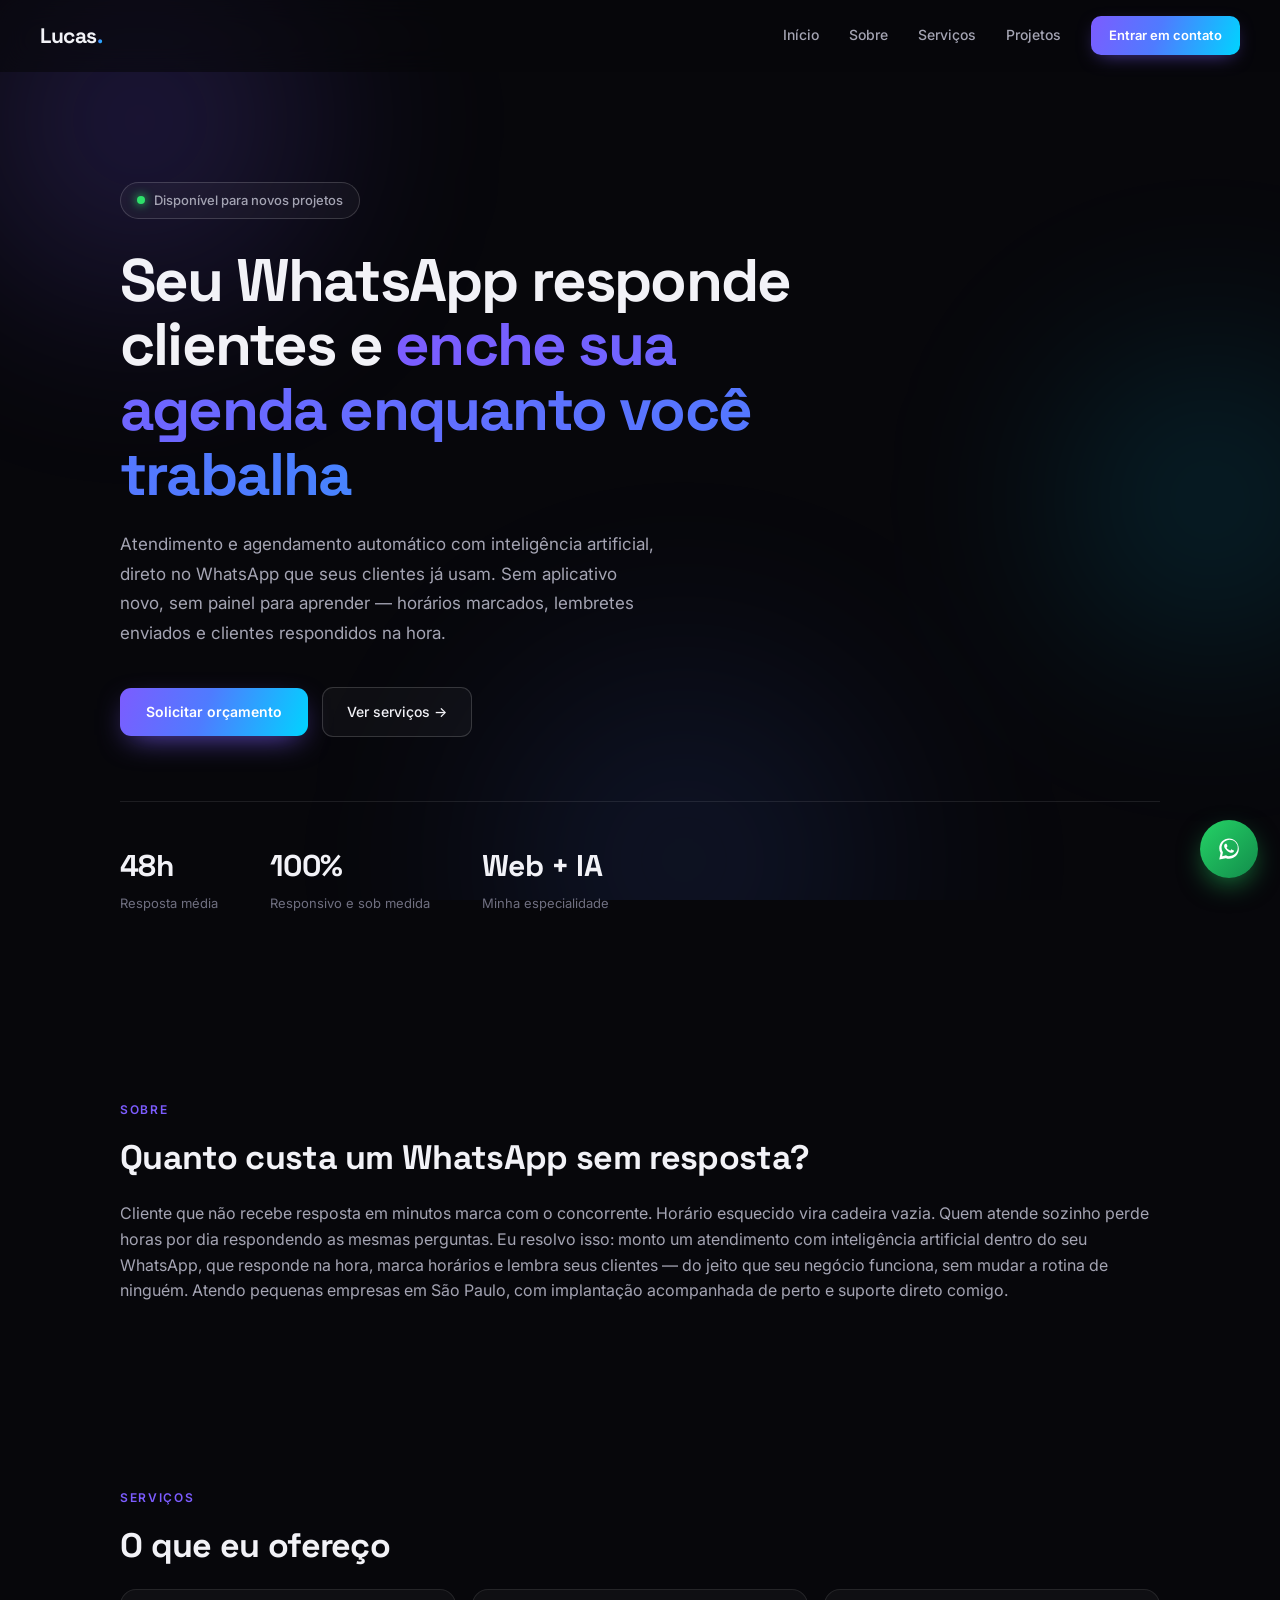
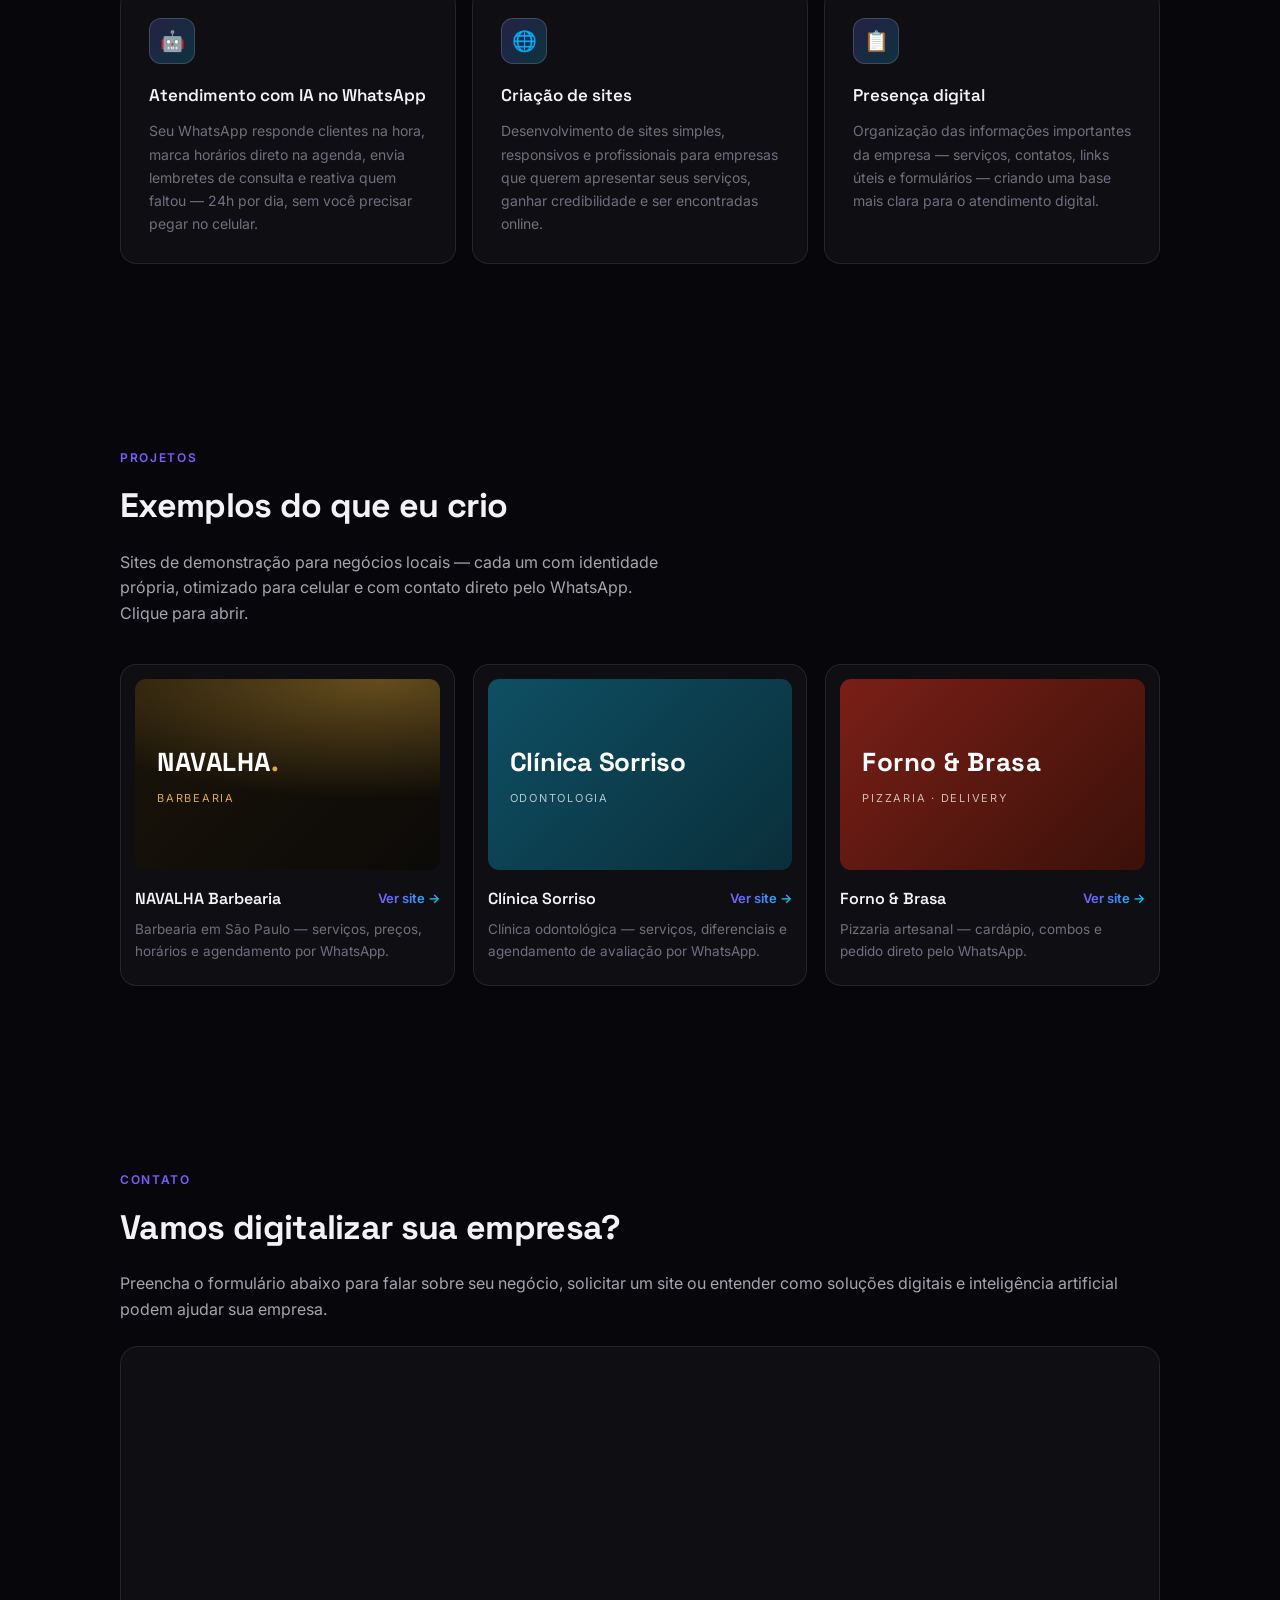
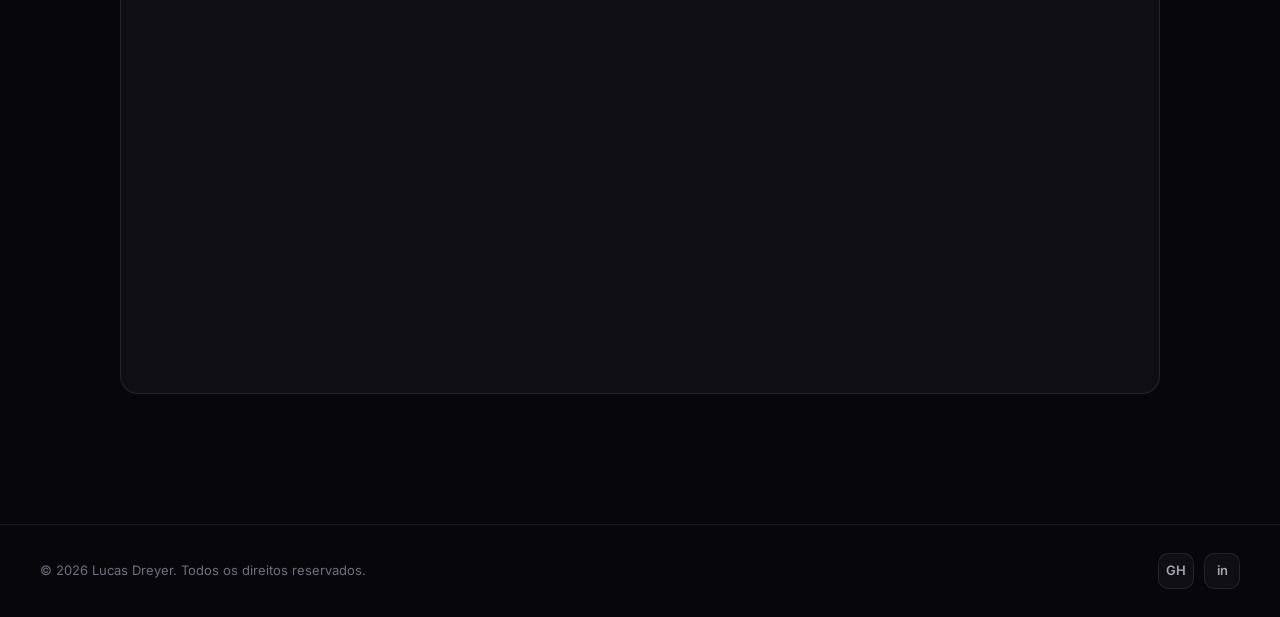
<file: index.html>
<!DOCTYPE html>
<html lang="pt-BR">
<head>
  <meta charset="UTF-8">
  <meta name="viewport" content="width=device-width, initial-scale=1.0">
  <title>Lucas — Atendimento e agendamento automático pelo WhatsApp</title>

  <!-- ===== SEO ===== -->
  <meta name="description" content="Atendimento e agendamento automático pelo WhatsApp para pequenas empresas em São Paulo. Seu WhatsApp responde clientes, marca horários e envia lembretes — enquanto você trabalha.">
  <meta name="author" content="Lucas Dreyer">
  <meta name="theme-color" content="#0a0a0f">

  <!-- ===== Open Graph (preview no WhatsApp / redes) ===== -->
  <meta property="og:type" content="website">
  <meta property="og:title" content="Lucas — Atendimento e agendamento automático pelo WhatsApp">
  <meta property="og:description" content="Seu WhatsApp responde clientes e enche sua agenda enquanto você trabalha. Para pequenas empresas em São Paulo.">
  <meta property="og:locale" content="pt_BR">
  <meta name="twitter:card" content="summary_large_image">

  <!-- ===== Favicon (SVG inline, sem arquivo extra) ===== -->
  <link rel="icon" href="data:image/svg+xml,<svg xmlns='http://www.w3.org/2000/svg' viewBox='0 0 100 100'><defs><linearGradient id='g' x1='0' y1='0' x2='1' y2='1'><stop offset='0' stop-color='%237c5cff'/><stop offset='1' stop-color='%2300d4ff'/></linearGradient></defs><rect width='100' height='100' rx='24' fill='%230a0a0f'/><text x='50' y='72' font-size='64' font-family='Arial' font-weight='bold' fill='url(%23g)' text-anchor='middle'>L</text></svg>">

  <link rel="preconnect" href="https://fonts.googleapis.com">
  <link rel="preconnect" href="https://fonts.gstatic.com" crossorigin>
  <link href="https://fonts.googleapis.com/css2?family=Inter:wght@300;400;500;600;700&family=Space+Grotesk:wght@500;600;700&display=swap" rel="stylesheet">

  <link rel="stylesheet" href="style.css">
</head>

<body>

  <!-- glows de fundo -->
  <div class="bg-glows" aria-hidden="true">
    <span class="glow glow-1"></span>
    <span class="glow glow-2"></span>
    <span class="glow glow-3"></span>
  </div>

  <header>
    <a href="#inicio" class="logo">Lucas<span class="logo-dot">.</span></a>

    <nav id="nav">
      <a href="#inicio">Início</a>
      <a href="#sobre">Sobre</a>
      <a href="#servicos">Serviços</a>
      <a href="#projetos">Projetos</a>
      <a href="#contato" class="hire-btn">Entrar em contato</a>
    </nav>

    <button class="menu-toggle" id="menuToggle" aria-label="Abrir menu" aria-expanded="false">
      <span></span><span></span><span></span>
    </button>
  </header>

  <main>

    <section id="inicio" class="hero">
      <span class="hero-badge reveal">Disponível para novos projetos</span>
      <h1 class="reveal">
        Seu WhatsApp responde clientes e
        <span class="text-gradient">enche sua agenda enquanto você trabalha</span>
      </h1>
      <p class="reveal">
        Atendimento e agendamento automático com inteligência artificial, direto no WhatsApp
        que seus clientes já usam. Sem aplicativo novo, sem painel para aprender — horários
        marcados, lembretes enviados e clientes respondidos na hora.
      </p>

      <div class="hero-cta reveal">
        <a class="button" href="#contato">Solicitar orçamento</a>
        <a class="button-ghost" href="#servicos">Ver serviços →</a>
      </div>

      <div class="hero-stats reveal">
        <div>
          <span class="hero-stat-number">48h</span>
          <span class="hero-stat-label">Resposta média</span>
        </div>
        <div>
          <span class="hero-stat-number">100%</span>
          <span class="hero-stat-label">Responsivo e sob medida</span>
        </div>
        <div>
          <span class="hero-stat-number">Web + IA</span>
          <span class="hero-stat-label">Minha especialidade</span>
        </div>
      </div>
    </section>

    <section id="sobre">
      <span class="section-label reveal">Sobre</span>
      <h2 class="reveal">Quanto custa um WhatsApp sem resposta?</h2>
      <p class="reveal">
        Cliente que não recebe resposta em minutos marca com o concorrente. Horário esquecido vira
        cadeira vazia. Quem atende sozinho perde horas por dia respondendo as mesmas perguntas.
        Eu resolvo isso: monto um atendimento com inteligência artificial dentro do seu WhatsApp,
        que responde na hora, marca horários e lembra seus clientes — do jeito que seu negócio
        funciona, sem mudar a rotina de ninguém. Atendo pequenas empresas em São Paulo, com
        implantação acompanhada de perto e suporte direto comigo.
      </p>
    </section>

    <section id="servicos">
      <span class="section-label reveal">Serviços</span>
      <h2 class="reveal">O que eu ofereço</h2>

      <div class="cards">
        <article class="card reveal">
          <div class="card-icon">🤖</div>
          <h3>Atendimento com IA no WhatsApp</h3>
          <p>
            Seu WhatsApp responde clientes na hora, marca horários direto na agenda, envia lembretes
            de consulta e reativa quem faltou — 24h por dia, sem você precisar pegar no celular.
          </p>
        </article>

        <article class="card reveal">
          <div class="card-icon">🌐</div>
          <h3>Criação de sites</h3>
          <p>
            Desenvolvimento de sites simples, responsivos e profissionais para empresas que querem
            apresentar seus serviços, ganhar credibilidade e ser encontradas online.
          </p>
        </article>

        <article class="card reveal">
          <div class="card-icon">📋</div>
          <h3>Presença digital</h3>
          <p>
            Organização das informações importantes da empresa — serviços, contatos, links úteis
            e formulários — criando uma base mais clara para o atendimento digital.
          </p>
        </article>
      </div>
    </section>

    <section id="projetos">
      <span class="section-label reveal">Projetos</span>
      <h2 class="reveal">Exemplos do que eu crio</h2>
      <p class="reveal projetos-intro">
        Sites de demonstração para negócios locais — cada um com identidade própria, otimizado
        para celular e com contato direto pelo WhatsApp. Clique para abrir.
      </p>

      <div class="projects">
        <a class="project reveal" href="demos/navalha/index.html" target="_blank" rel="noopener">
          <div class="project-thumb thumb-navalha">
            <span class="thumb-name">NAVALHA<i>.</i></span>
            <span class="thumb-cat">Barbearia</span>
          </div>
          <div class="project-meta">
            <h3>NAVALHA Barbearia</h3>
            <span class="project-arrow">Ver site →</span>
          </div>
          <p>Barbearia em São Paulo — serviços, preços, horários e agendamento por WhatsApp.</p>
        </a>

        <a class="project reveal" href="demos/clinica/index.html" target="_blank" rel="noopener">
          <div class="project-thumb thumb-clinica">
            <span class="thumb-name">Clínica Sorriso</span>
            <span class="thumb-cat">Odontologia</span>
          </div>
          <div class="project-meta">
            <h3>Clínica Sorriso</h3>
            <span class="project-arrow">Ver site →</span>
          </div>
          <p>Clínica odontológica — serviços, diferenciais e agendamento de avaliação por WhatsApp.</p>
        </a>

        <a class="project reveal" href="demos/pizzaria/index.html" target="_blank" rel="noopener">
          <div class="project-thumb thumb-pizza">
            <span class="thumb-name">Forno &amp; Brasa</span>
            <span class="thumb-cat">Pizzaria · Delivery</span>
          </div>
          <div class="project-meta">
            <h3>Forno &amp; Brasa</h3>
            <span class="project-arrow">Ver site →</span>
          </div>
          <p>Pizzaria artesanal — cardápio, combos e pedido direto pelo WhatsApp.</p>
        </a>
      </div>
    </section>

    <section id="contato">
      <span class="section-label reveal">Contato</span>
      <h2 class="reveal">Vamos digitalizar sua empresa?</h2>
      <p class="reveal">
        Preencha o formulário abaixo para falar sobre seu negócio, solicitar um site ou entender como
        soluções digitais e inteligência artificial podem ajudar sua empresa.
      </p>

      <div class="form-box reveal">
        <iframe
          data-tally-src="https://tally.so/embed/J9XOLr?alignLeft=1&hideTitle=1&transparentBackground=1&dynamicHeight=1"
          loading="lazy"
          width="100%"
          height="566"
          frameborder="0"
          marginheight="0"
          marginwidth="0"
          title="Formulário de Contato">
        </iframe>

        <script>
          var d = document;
          var w = "https://tally.so/widgets/embed.js";

          var v = function () {
            if (typeof Tally !== "undefined") {
              Tally.loadEmbeds();
            } else {
              d.querySelectorAll("iframe[data-tally-src]:not([src])").forEach(function (e) {
                e.src = e.dataset.tallySrc;
              });
            }
          };

          if (typeof Tally !== "undefined") {
            v();
          } else if (d.querySelector('script[src="' + w + '"]') == null) {
            var s = d.createElement("script");
            s.src = w;
            s.onload = v;
            s.onerror = v;
            d.body.appendChild(s);
          }
        </script>
      </div>
    </section>

  </main>

  <footer>
    <p>&copy; 2026 Lucas Dreyer. Todos os direitos reservados.</p>
    <div class="social-links">
      <a class="social-link" href="https://github.com/LUCASDREYER" target="_blank" rel="noopener" aria-label="GitHub">GH</a>
      <a class="social-link" href="https://www.linkedin.com/in/lucas-dreyer-a7a30b20a" target="_blank" rel="noopener" aria-label="LinkedIn">in</a>
    </div>
  </footer>

  <!-- WhatsApp flutuante -->
  <a class="whatsapp-fab" href="https://wa.me/5511994580822?text=Ol%C3%A1%20Lucas!%20Vim%20pelo%20seu%20site%20e%20quero%20um%20or%C3%A7amento."
     target="_blank" rel="noopener" aria-label="Falar no WhatsApp">
    <svg viewBox="0 0 32 32" width="26" height="26" fill="currentColor" aria-hidden="true">
      <path d="M16.04 3C9.4 3 4 8.4 4 15.04c0 2.13.56 4.2 1.62 6.03L4 29l8.13-1.58a12 12 0 0 0 3.9.65h.01c6.64 0 12.04-5.4 12.04-12.04C28.08 8.4 22.68 3 16.04 3Zm0 21.9h-.01c-1.2 0-2.38-.32-3.4-.93l-.24-.14-4.82.94.96-4.7-.16-.25a9.9 9.9 0 0 1-1.52-5.27c0-5.48 4.46-9.94 9.95-9.94 2.66 0 5.16 1.04 7.04 2.92a9.88 9.88 0 0 1 2.9 7.03c0 5.48-4.46 9.94-9.94 9.94Zm5.46-7.44c-.3-.15-1.77-.87-2.04-.97-.27-.1-.47-.15-.67.15-.2.3-.77.97-.94 1.17-.17.2-.35.22-.65.07-.3-.15-1.26-.46-2.4-1.48-.89-.79-1.49-1.77-1.66-2.07-.17-.3-.02-.46.13-.61.13-.13.3-.35.45-.52.15-.17.2-.3.3-.5.1-.2.05-.37-.02-.52-.07-.15-.67-1.62-.92-2.22-.24-.58-.49-.5-.67-.51l-.57-.01c-.2 0-.52.07-.8.37-.27.3-1.04 1.02-1.04 2.48 0 1.46 1.07 2.88 1.22 3.08.15.2 2.1 3.2 5.08 4.49.71.3 1.26.49 1.69.63.71.22 1.36.19 1.87.12.57-.09 1.77-.72 2.02-1.42.25-.7.25-1.3.17-1.42-.07-.13-.27-.2-.57-.35Z"/>
    </svg>
  </a>

  <!-- ===== Interações (scroll reveal + menu mobile) ===== -->
  <script>
    // Scroll reveal
    var io = new IntersectionObserver(function (entries) {
      entries.forEach(function (entry) {
        if (entry.isIntersecting) {
          entry.target.classList.add('is-visible');
          io.unobserve(entry.target);
        }
      });
    }, { threshold: 0.12, rootMargin: '0px 0px -40px 0px' });

    document.querySelectorAll('.reveal').forEach(function (el, i) {
      el.style.transitionDelay = (Math.min(i, 6) * 60) + 'ms';
      io.observe(el);
    });

    // Menu mobile
    var toggle = document.getElementById('menuToggle');
    var nav = document.getElementById('nav');
    toggle.addEventListener('click', function () {
      var open = nav.classList.toggle('open');
      toggle.classList.toggle('open', open);
      toggle.setAttribute('aria-expanded', open);
    });
    nav.querySelectorAll('a').forEach(function (a) {
      a.addEventListener('click', function () {
        nav.classList.remove('open');
        toggle.classList.remove('open');
        toggle.setAttribute('aria-expanded', false);
      });
    });

    // Header com sombra ao rolar
    var header = document.querySelector('header');
    window.addEventListener('scroll', function () {
      header.classList.toggle('scrolled', window.scrollY > 10);
    });
  </script>

</body>
</html>
</file>
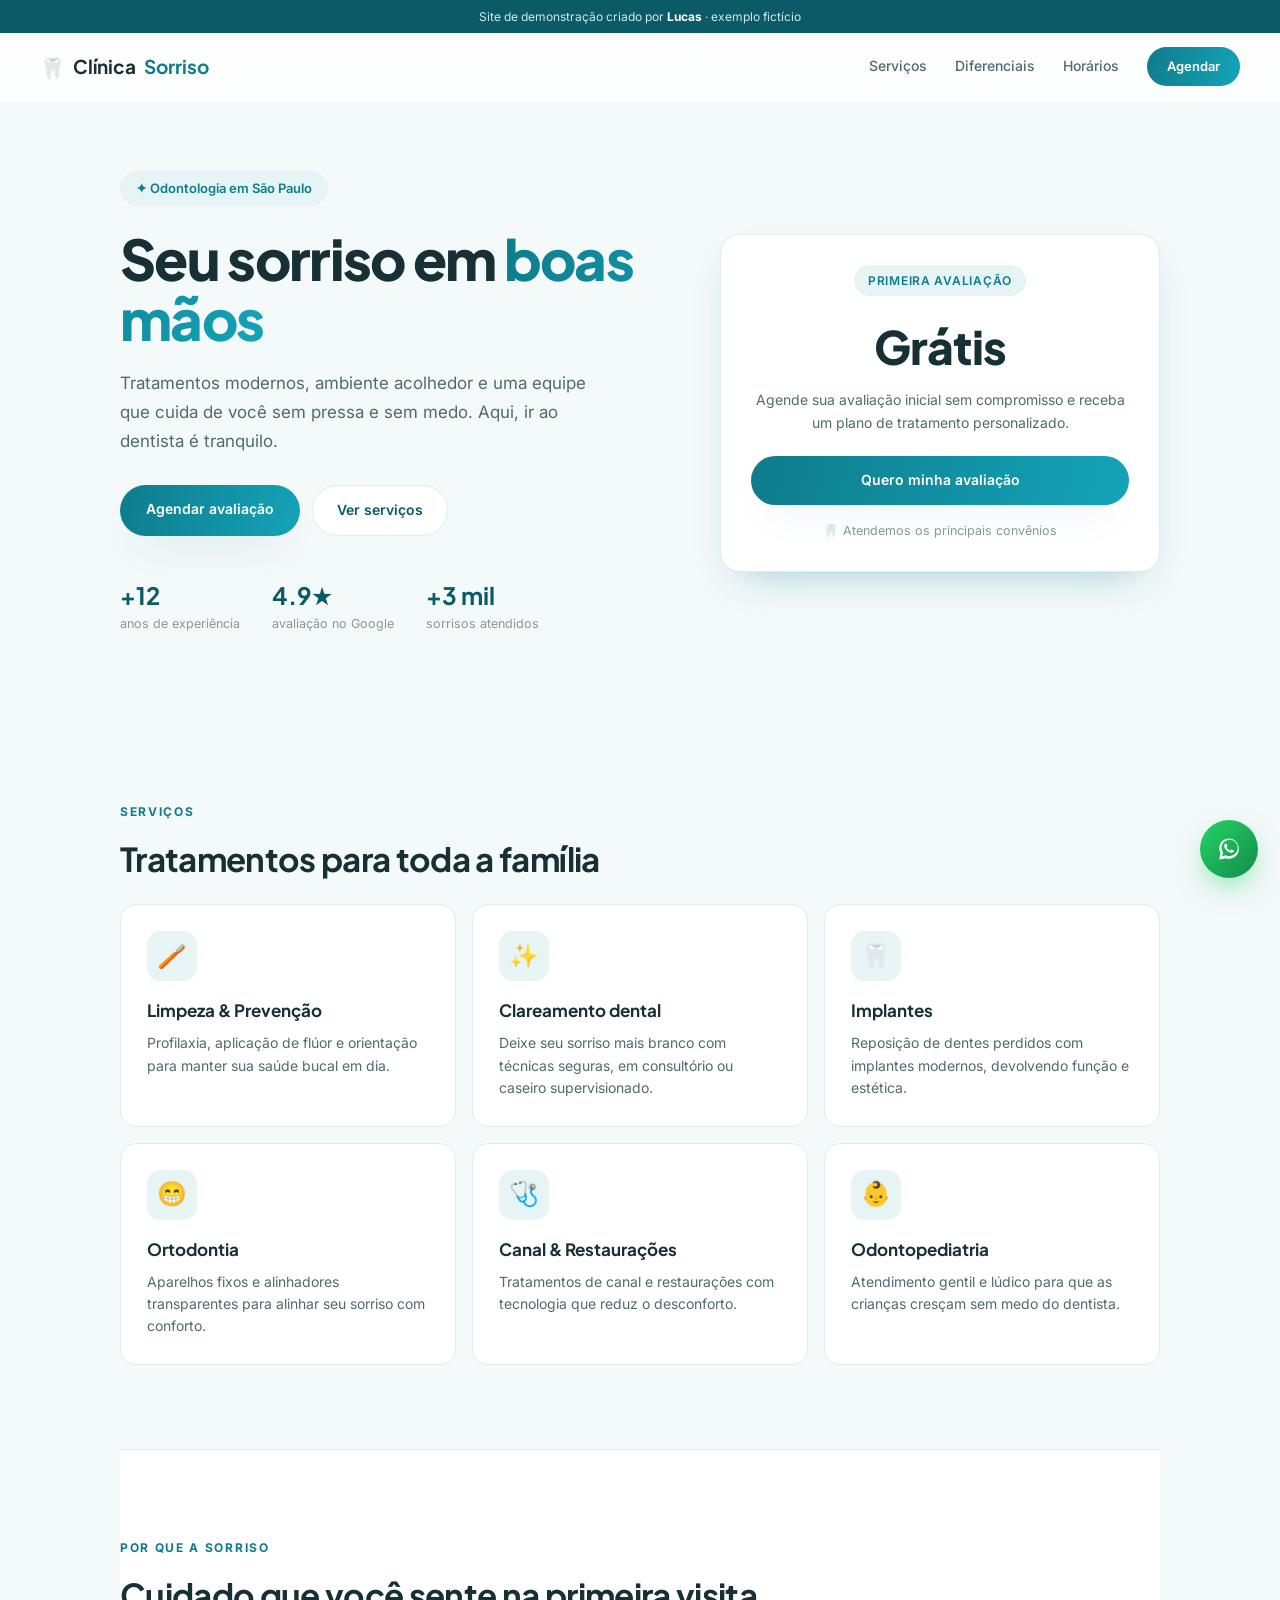
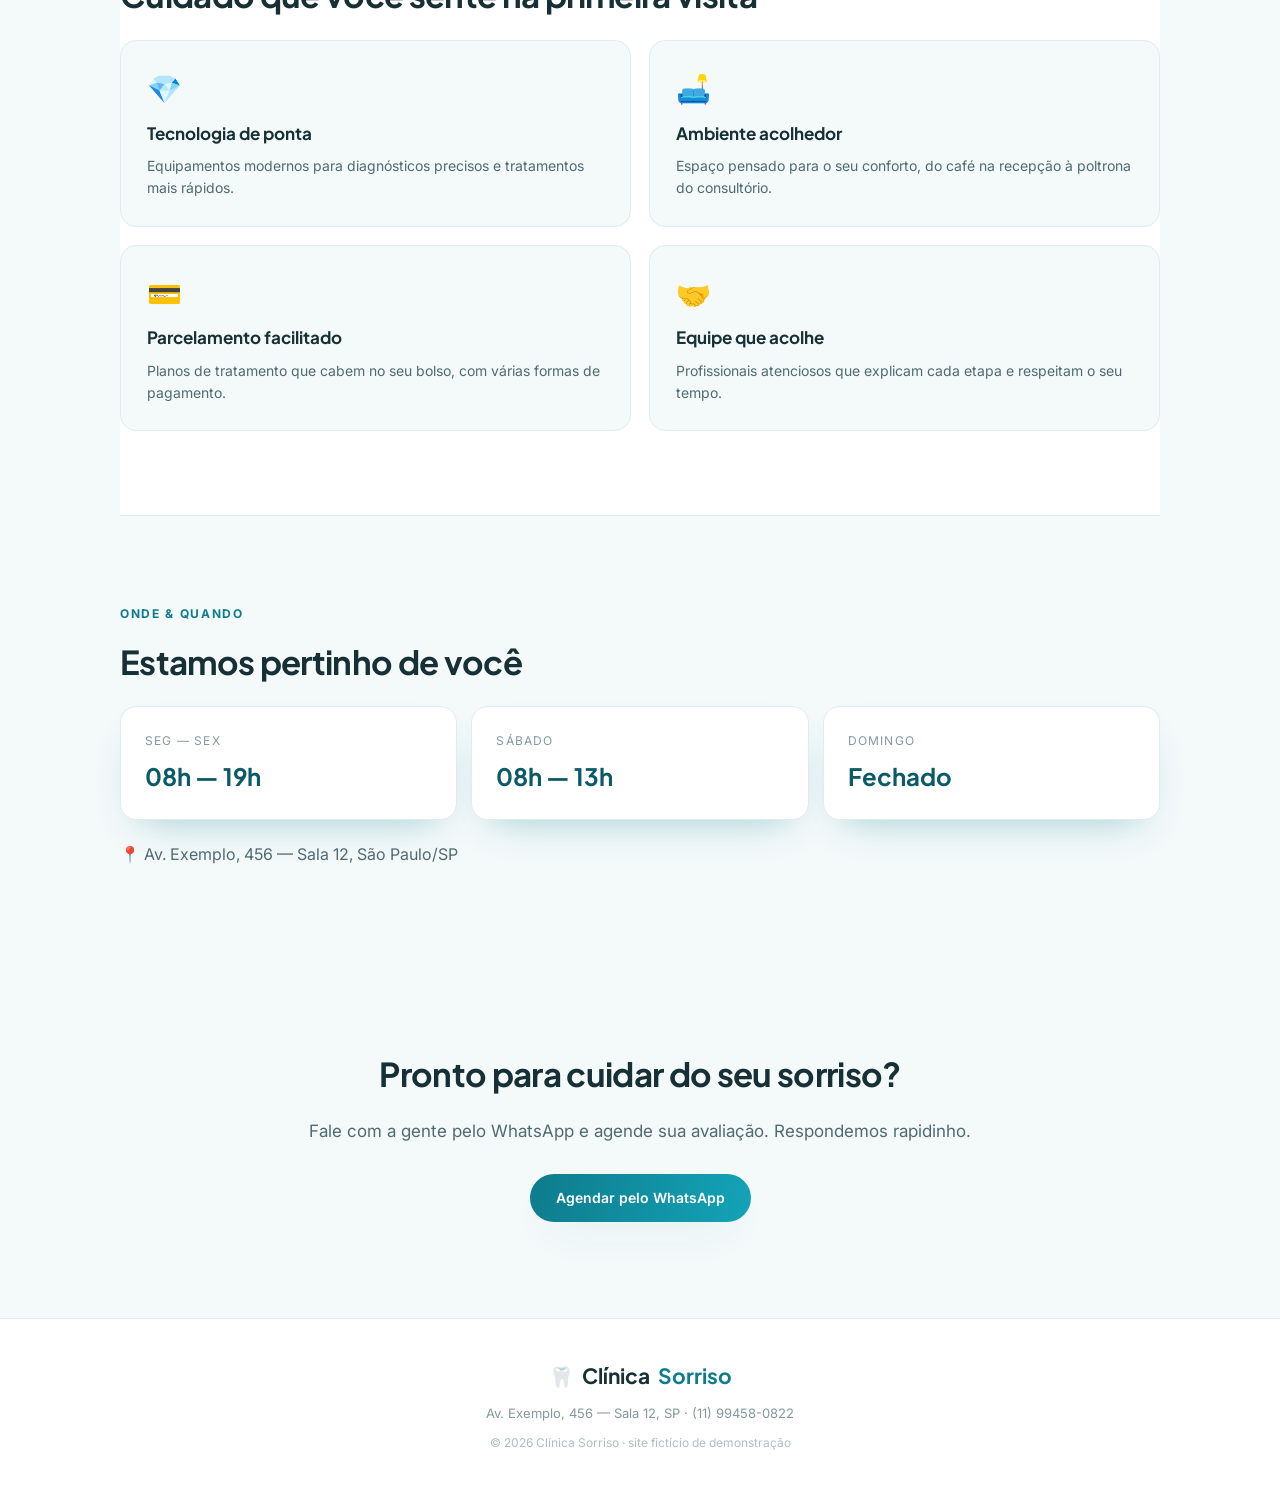
<file: demos/clinica/index.html>
<!DOCTYPE html>
<html lang="pt-BR">
<head>
  <meta charset="UTF-8">
  <meta name="viewport" content="width=device-width, initial-scale=1.0">
  <title>Clínica Sorriso — Odontologia moderna em São Paulo</title>

  <meta name="description" content="Clínica odontológica em São Paulo. Tratamentos modernos, ambiente acolhedor e atendimento sem dor. Agende sua avaliação pelo WhatsApp.">
  <meta name="theme-color" content="#0e7c8c">
  <meta property="og:type" content="website">
  <meta property="og:title" content="Clínica Sorriso — Odontologia">
  <meta property="og:description" content="Cuidado odontológico moderno, acolhedor e sem medo, no coração de São Paulo.">
  <meta property="og:locale" content="pt_BR">

  <link rel="icon" href="data:image/svg+xml,<svg xmlns='http://www.w3.org/2000/svg' viewBox='0 0 100 100'><rect width='100' height='100' rx='22' fill='%230e7c8c'/><text x='50' y='72' font-size='58' text-anchor='middle'>🦷</text></svg>">

  <link rel="preconnect" href="https://fonts.googleapis.com">
  <link rel="preconnect" href="https://fonts.gstatic.com" crossorigin>
  <link href="https://fonts.googleapis.com/css2?family=Inter:wght@400;500;600&family=Plus+Jakarta+Sans:wght@600;700;800&display=swap" rel="stylesheet">

  <link rel="stylesheet" href="style.css">
</head>

<body>

  <div class="demo-bar">
    Site de demonstração criado por <a href="../../index.html">Lucas</a> · exemplo fictício
  </div>

  <header id="topo">
    <a href="#topo" class="logo"><span class="logo-mark">🦷</span> Clínica <strong>Sorriso</strong></a>
    <nav id="nav">
      <a href="#servicos">Serviços</a>
      <a href="#sobre">Diferenciais</a>
      <a href="#horarios">Horários</a>
      <a class="btn-nav" href="https://wa.me/5511994580822?text=Quero%20agendar%20uma%20avalia%C3%A7%C3%A3o%20na%20Cl%C3%ADnica%20Sorriso" target="_blank" rel="noopener">Agendar</a>
    </nav>
    <button class="menu-toggle" id="menuToggle" aria-label="Menu"><span></span><span></span><span></span></button>
  </header>

  <main>

    <section class="hero">
      <div class="hero-text">
        <span class="eyebrow reveal">✦ Odontologia em São Paulo</span>
        <h1 class="reveal">Seu sorriso em <span class="accent">boas mãos</span></h1>
        <p class="reveal">Tratamentos modernos, ambiente acolhedor e uma equipe que cuida de você sem pressa e sem medo. Aqui, ir ao dentista é tranquilo.</p>
        <div class="hero-cta reveal">
          <a class="btn" href="https://wa.me/5511994580822?text=Quero%20agendar%20uma%20avalia%C3%A7%C3%A3o%20na%20Cl%C3%ADnica%20Sorriso" target="_blank" rel="noopener">Agendar avaliação</a>
          <a class="btn-ghost" href="#servicos">Ver serviços</a>
        </div>
        <div class="trust-row reveal">
          <div><strong>+12</strong><span>anos de experiência</span></div>
          <div><strong>4.9★</strong><span>avaliação no Google</span></div>
          <div><strong>+3 mil</strong><span>sorrisos atendidos</span></div>
        </div>
      </div>
      <div class="hero-card reveal">
        <span class="hero-card-badge">Primeira avaliação</span>
        <strong class="hero-card-price">Grátis</strong>
        <p>Agende sua avaliação inicial sem compromisso e receba um plano de tratamento personalizado.</p>
        <a class="btn btn-block" href="https://wa.me/5511994580822?text=Quero%20minha%20avalia%C3%A7%C3%A3o%20gratuita%20na%20Cl%C3%ADnica%20Sorriso" target="_blank" rel="noopener">Quero minha avaliação</a>
        <span class="hero-card-note">🦷 Atendemos os principais convênios</span>
      </div>
    </section>

    <section id="servicos">
      <span class="section-label reveal">Serviços</span>
      <h2 class="reveal">Tratamentos para toda a família</h2>
      <div class="cards">
        <article class="card reveal"><div class="card-icon">🪥</div><h3>Limpeza & Prevenção</h3><p>Profilaxia, aplicação de flúor e orientação para manter sua saúde bucal em dia.</p></article>
        <article class="card reveal"><div class="card-icon">✨</div><h3>Clareamento dental</h3><p>Deixe seu sorriso mais branco com técnicas seguras, em consultório ou caseiro supervisionado.</p></article>
        <article class="card reveal"><div class="card-icon">🦷</div><h3>Implantes</h3><p>Reposição de dentes perdidos com implantes modernos, devolvendo função e estética.</p></article>
        <article class="card reveal"><div class="card-icon">😁</div><h3>Ortodontia</h3><p>Aparelhos fixos e alinhadores transparentes para alinhar seu sorriso com conforto.</p></article>
        <article class="card reveal"><div class="card-icon">🩺</div><h3>Canal & Restaurações</h3><p>Tratamentos de canal e restaurações com tecnologia que reduz o desconforto.</p></article>
        <article class="card reveal"><div class="card-icon">👶</div><h3>Odontopediatria</h3><p>Atendimento gentil e lúdico para que as crianças cresçam sem medo do dentista.</p></article>
      </div>
    </section>

    <section id="sobre" class="sobre">
      <span class="section-label reveal">Por que a Sorriso</span>
      <h2 class="reveal">Cuidado que você sente na primeira visita</h2>
      <div class="diff-grid">
        <div class="diff reveal"><span class="diff-ico">💎</span><h3>Tecnologia de ponta</h3><p>Equipamentos modernos para diagnósticos precisos e tratamentos mais rápidos.</p></div>
        <div class="diff reveal"><span class="diff-ico">🛋️</span><h3>Ambiente acolhedor</h3><p>Espaço pensado para o seu conforto, do café na recepção à poltrona do consultório.</p></div>
        <div class="diff reveal"><span class="diff-ico">💳</span><h3>Parcelamento facilitado</h3><p>Planos de tratamento que cabem no seu bolso, com várias formas de pagamento.</p></div>
        <div class="diff reveal"><span class="diff-ico">🤝</span><h3>Equipe que acolhe</h3><p>Profissionais atenciosos que explicam cada etapa e respeitam o seu tempo.</p></div>
      </div>
    </section>

    <section id="horarios" class="horarios">
      <span class="section-label reveal">Onde & Quando</span>
      <h2 class="reveal">Estamos pertinho de você</h2>
      <div class="horarios-grid">
        <div class="hr reveal"><span>Seg — Sex</span><strong>08h — 19h</strong></div>
        <div class="hr reveal"><span>Sábado</span><strong>08h — 13h</strong></div>
        <div class="hr reveal"><span>Domingo</span><strong>Fechado</strong></div>
      </div>
      <p class="endereco reveal">📍 Av. Exemplo, 456 — Sala 12, São Paulo/SP</p>
    </section>

    <section class="cta-final">
      <h2 class="reveal">Pronto para cuidar do seu sorriso?</h2>
      <p class="reveal">Fale com a gente pelo WhatsApp e agende sua avaliação. Respondemos rapidinho.</p>
      <a class="btn reveal" href="https://wa.me/5511994580822?text=Quero%20agendar%20uma%20avalia%C3%A7%C3%A3o%20na%20Cl%C3%ADnica%20Sorriso" target="_blank" rel="noopener">Agendar pelo WhatsApp</a>
    </section>

  </main>

  <footer>
    <span class="logo"><span class="logo-mark">🦷</span> Clínica <strong>Sorriso</strong></span>
    <p>Av. Exemplo, 456 — Sala 12, SP · (11) 99458-0822</p>
    <p class="rights">© 2026 Clínica Sorriso · site fictício de demonstração</p>
  </footer>

  <a class="wa-fab" href="https://wa.me/5511994580822?text=Quero%20agendar%20uma%20avalia%C3%A7%C3%A3o%20na%20Cl%C3%ADnica%20Sorriso" target="_blank" rel="noopener" aria-label="WhatsApp">
    <svg viewBox="0 0 32 32" width="26" height="26" fill="currentColor"><path d="M16.04 3C9.4 3 4 8.4 4 15.04c0 2.13.56 4.2 1.62 6.03L4 29l8.13-1.58a12 12 0 0 0 3.9.65h.01c6.64 0 12.04-5.4 12.04-12.04C28.08 8.4 22.68 3 16.04 3Zm0 21.9h-.01c-1.2 0-2.38-.32-3.4-.93l-.24-.14-4.82.94.96-4.7-.16-.25a9.9 9.9 0 0 1-1.52-5.27c0-5.48 4.46-9.94 9.95-9.94 2.66 0 5.16 1.04 7.04 2.92a9.88 9.88 0 0 1 2.9 7.03c0 5.48-4.46 9.94-9.94 9.94Zm5.46-7.44c-.3-.15-1.77-.87-2.04-.97-.27-.1-.47-.15-.67.15-.2.3-.77.97-.94 1.17-.17.2-.35.22-.65.07-.3-.15-1.26-.46-2.4-1.48-.89-.79-1.49-1.77-1.66-2.07-.17-.3-.02-.46.13-.61.13-.13.3-.35.45-.52.15-.17.2-.3.3-.5.1-.2.05-.37-.02-.52-.07-.15-.67-1.62-.92-2.22-.24-.58-.49-.5-.67-.51l-.57-.01c-.2 0-.52.07-.8.37-.27.3-1.04 1.02-1.04 2.48 0 1.46 1.07 2.88 1.22 3.08.15.2 2.1 3.2 5.08 4.49.71.3 1.26.49 1.69.63.71.22 1.36.19 1.87.12.57-.09 1.77-.72 2.02-1.42.25-.7.25-1.3.17-1.42-.07-.13-.27-.2-.57-.35Z"/></svg>
  </a>

  <script>
    var io = new IntersectionObserver(function (es) {
      es.forEach(function (e) { if (e.isIntersecting) { e.target.classList.add('is-visible'); io.unobserve(e.target); } });
    }, { threshold: 0.12, rootMargin: '0px 0px -40px 0px' });
    document.querySelectorAll('.reveal').forEach(function (el, i) {
      el.style.transitionDelay = (Math.min(i, 5) * 70) + 'ms'; io.observe(el);
    });
    var t = document.getElementById('menuToggle'), n = document.getElementById('nav');
    t.addEventListener('click', function () { var o = n.classList.toggle('open'); t.classList.toggle('open', o); });
    n.querySelectorAll('a').forEach(function (a) { a.addEventListener('click', function () { n.classList.remove('open'); t.classList.remove('open'); }); });
    addEventListener('scroll', function () { document.querySelector('header').classList.toggle('scrolled', scrollY > 10); });
  </script>

</body>
</html>
</file>
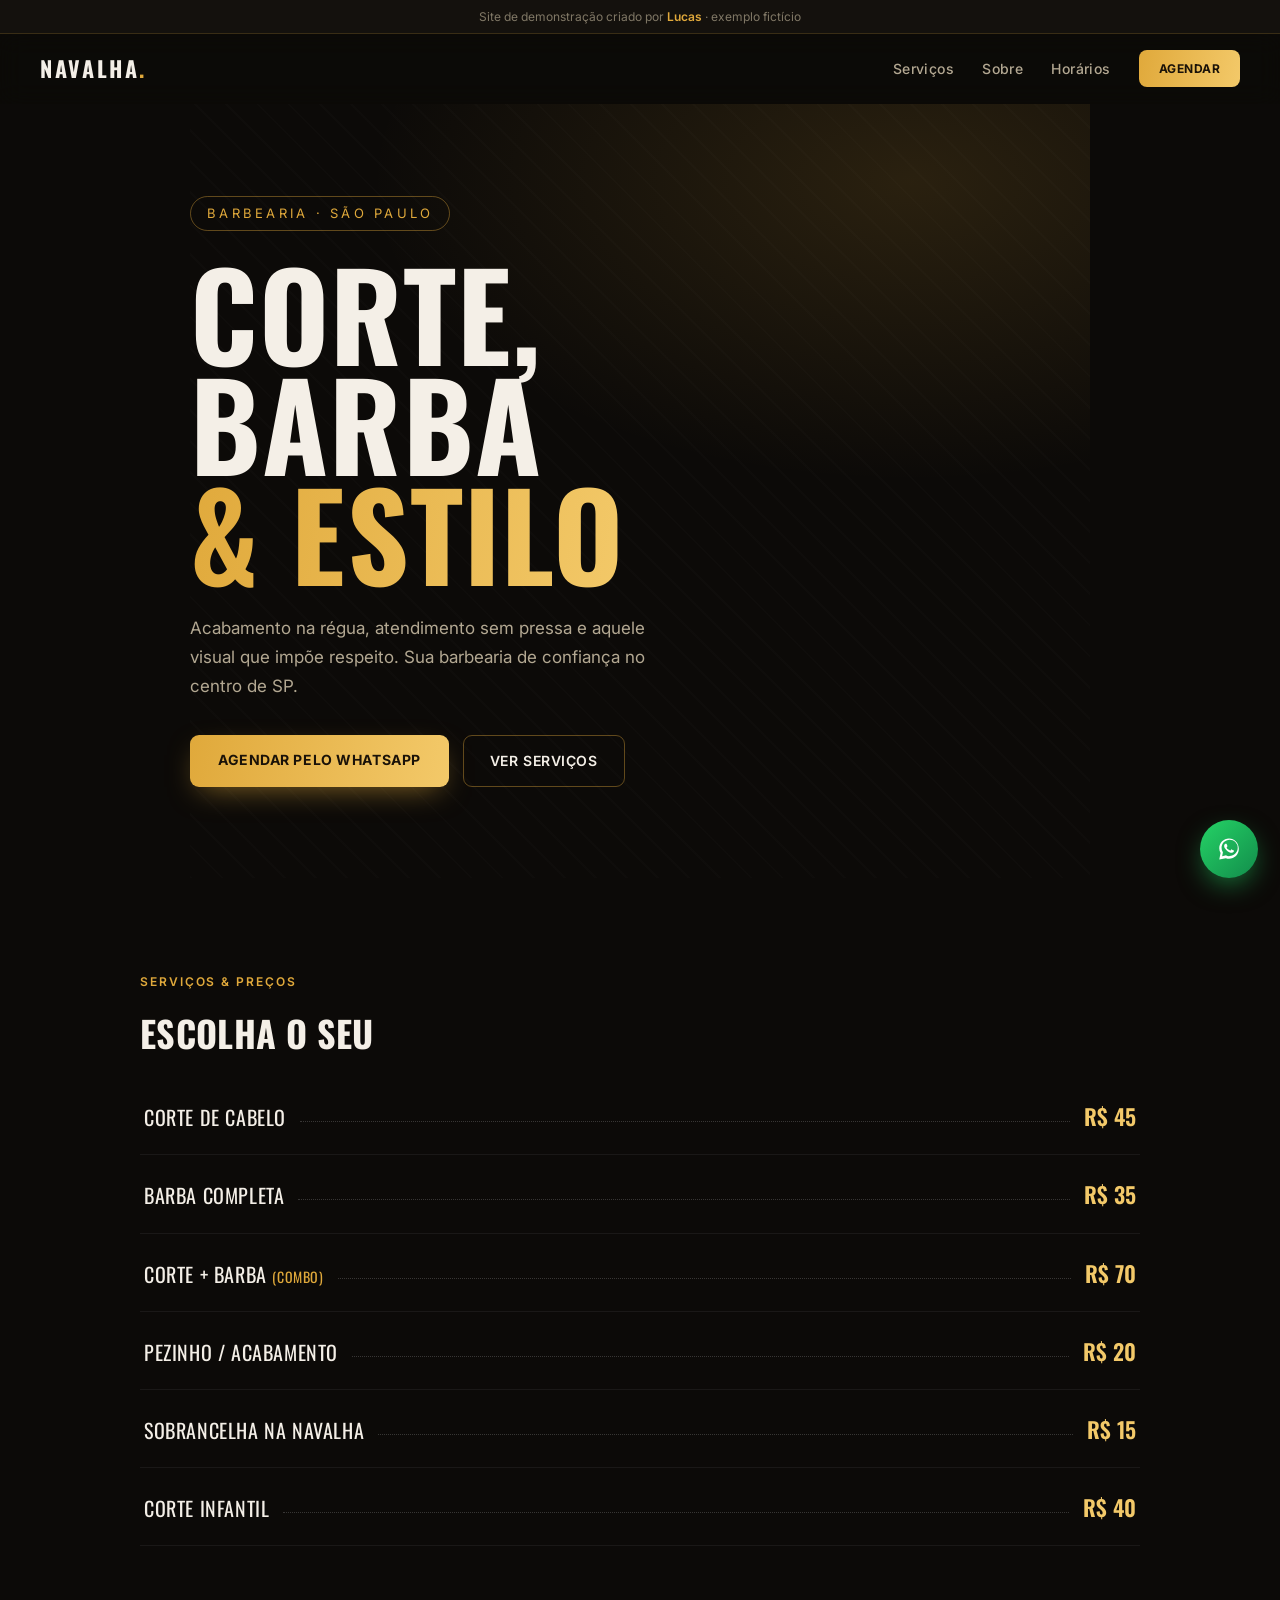
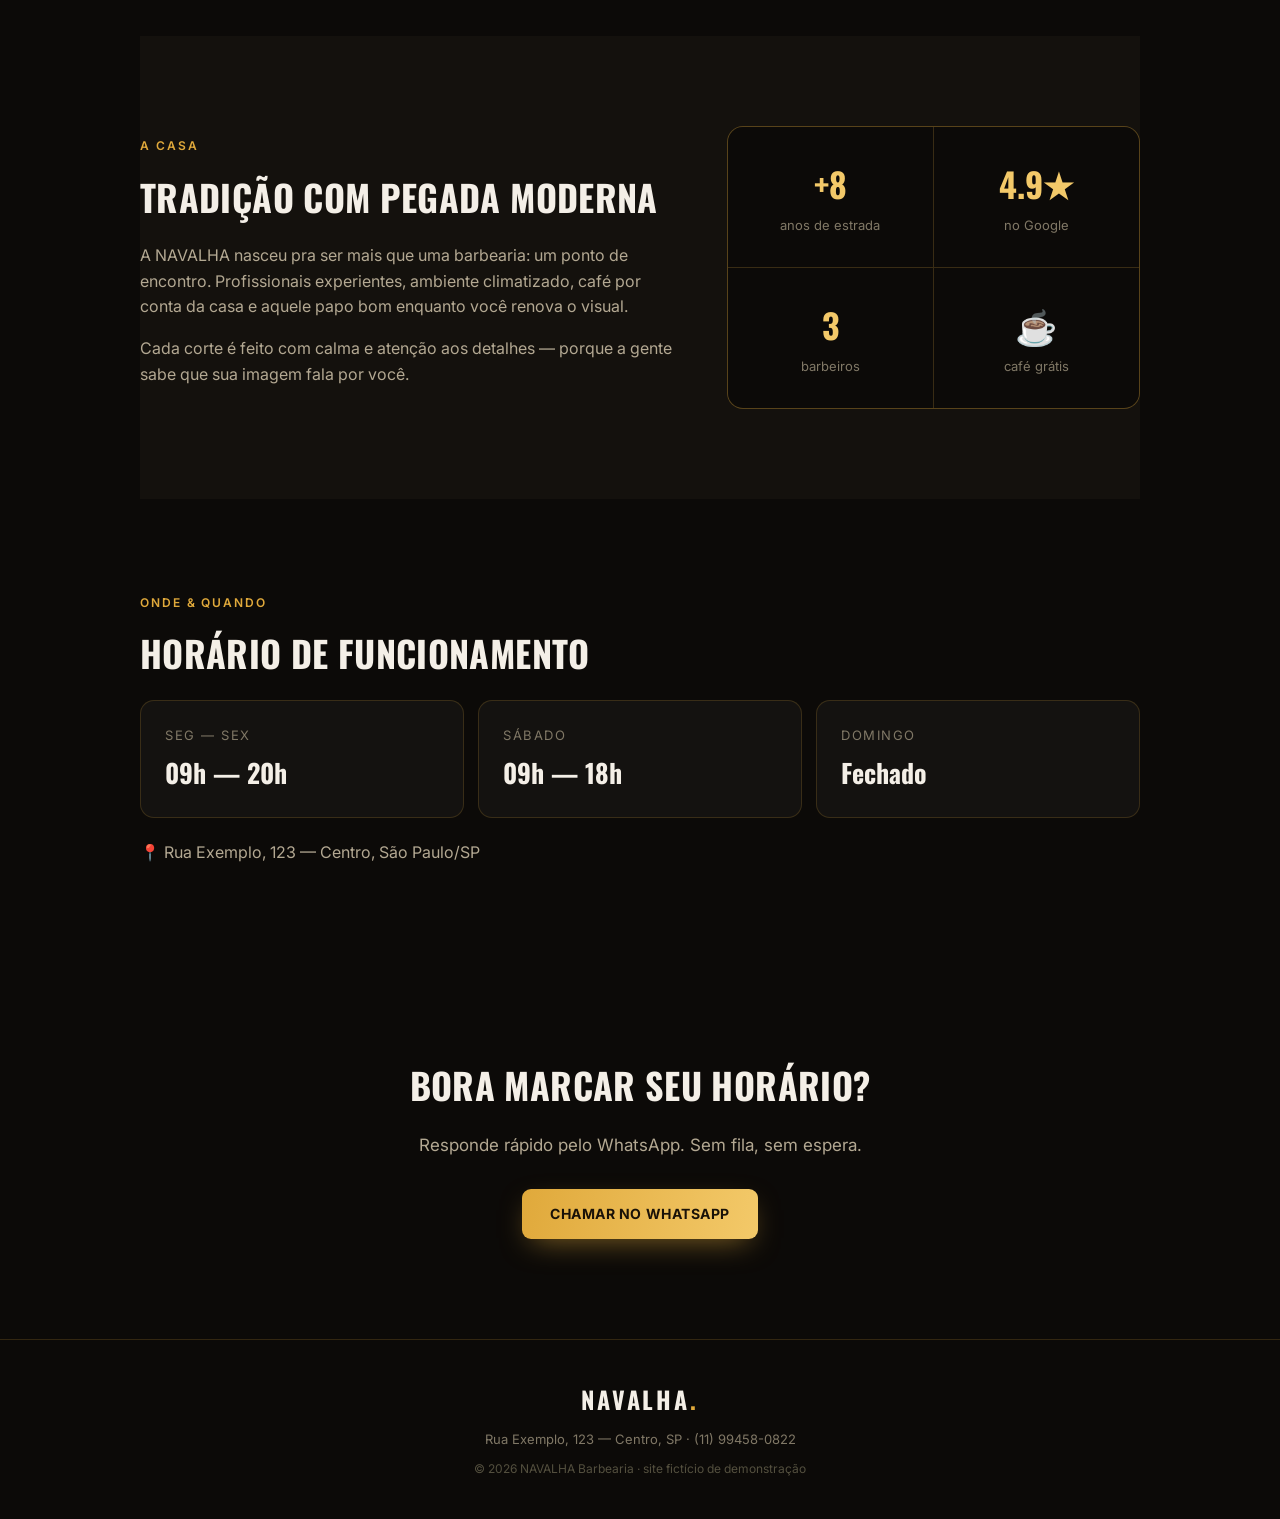
<file: demos/navalha/index.html>
<!DOCTYPE html>
<html lang="pt-BR">
<head>
  <meta charset="UTF-8">
  <meta name="viewport" content="width=device-width, initial-scale=1.0">
  <title>NAVALHA Barbearia — Corte, barba e estilo em São Paulo</title>

  <meta name="description" content="Barbearia em São Paulo. Cortes modernos, barba e acabamento na régua. Agende seu horário pelo WhatsApp.">
  <meta name="theme-color" content="#0c0a08">
  <meta property="og:type" content="website">
  <meta property="og:title" content="NAVALHA Barbearia">
  <meta property="og:description" content="Corte, barba e estilo no coração de São Paulo.">
  <meta property="og:locale" content="pt_BR">

  <link rel="icon" href="data:image/svg+xml,<svg xmlns='http://www.w3.org/2000/svg' viewBox='0 0 100 100'><rect width='100' height='100' rx='22' fill='%230c0a08'/><text x='50' y='70' font-size='60' font-family='Arial' font-weight='bold' fill='%23e0a93b' text-anchor='middle'>N</text></svg>">

  <link rel="preconnect" href="https://fonts.googleapis.com">
  <link rel="preconnect" href="https://fonts.gstatic.com" crossorigin>
  <link href="https://fonts.googleapis.com/css2?family=Inter:wght@300;400;500;600&family=Oswald:wght@500;600;700&display=swap" rel="stylesheet">

  <link rel="stylesheet" href="style.css">
</head>

<body>

  <!-- faixa de demonstração (remover ao entregar ao cliente) -->
  <div class="demo-bar">
    Site de demonstração criado por <a href="../../index.html">Lucas</a> · exemplo fictício
  </div>

  <header id="topo">
    <a href="#topo" class="logo">NAVALHA<span>.</span></a>
    <nav id="nav">
      <a href="#servicos">Serviços</a>
      <a href="#sobre">Sobre</a>
      <a href="#horarios">Horários</a>
      <a class="btn-nav" href="https://wa.me/5511994580822?text=Quero%20agendar%20um%20hor%C3%A1rio%20na%20NAVALHA" target="_blank" rel="noopener">Agendar</a>
    </nav>
    <button class="menu-toggle" id="menuToggle" aria-label="Menu"><span></span><span></span><span></span></button>
  </header>

  <main>

    <section class="hero">
      <div class="hero-inner">
        <span class="eyebrow reveal">Barbearia · São Paulo</span>
        <h1 class="reveal">CORTE,<br>BARBA<br><span class="accent">&amp; ESTILO</span></h1>
        <p class="reveal">Acabamento na régua, atendimento sem pressa e aquele visual que impõe respeito. Sua barbearia de confiança no centro de SP.</p>
        <div class="hero-cta reveal">
          <a class="btn" href="https://wa.me/5511994580822?text=Quero%20agendar%20um%20hor%C3%A1rio%20na%20NAVALHA" target="_blank" rel="noopener">Agendar pelo WhatsApp</a>
          <a class="btn-ghost" href="#servicos">Ver serviços</a>
        </div>
      </div>
    </section>

    <section id="servicos">
      <span class="section-label reveal">Serviços & Preços</span>
      <h2 class="reveal">Escolha o seu</h2>
      <div class="price-list">
        <div class="price-row reveal"><span class="svc">Corte de cabelo</span><span class="dots"></span><span class="price">R$ 45</span></div>
        <div class="price-row reveal"><span class="svc">Barba completa</span><span class="dots"></span><span class="price">R$ 35</span></div>
        <div class="price-row reveal"><span class="svc">Corte + Barba <em>(combo)</em></span><span class="dots"></span><span class="price">R$ 70</span></div>
        <div class="price-row reveal"><span class="svc">Pezinho / acabamento</span><span class="dots"></span><span class="price">R$ 20</span></div>
        <div class="price-row reveal"><span class="svc">Sobrancelha na navalha</span><span class="dots"></span><span class="price">R$ 15</span></div>
        <div class="price-row reveal"><span class="svc">Corte infantil</span><span class="dots"></span><span class="price">R$ 40</span></div>
      </div>
    </section>

    <section id="sobre" class="sobre">
      <div class="sobre-grid">
        <div class="reveal">
          <span class="section-label">A casa</span>
          <h2>Tradição com pegada moderna</h2>
          <p>A NAVALHA nasceu pra ser mais que uma barbearia: um ponto de encontro. Profissionais experientes, ambiente climatizado, café por conta da casa e aquele papo bom enquanto você renova o visual.</p>
          <p>Cada corte é feito com calma e atenção aos detalhes — porque a gente sabe que sua imagem fala por você.</p>
        </div>
        <div class="stats-card reveal">
          <div><strong>+8</strong><span>anos de estrada</span></div>
          <div><strong>4.9★</strong><span>no Google</span></div>
          <div><strong>3</strong><span>barbeiros</span></div>
          <div><strong>☕</strong><span>café grátis</span></div>
        </div>
      </div>
    </section>

    <section id="horarios" class="horarios">
      <span class="section-label reveal">Onde & Quando</span>
      <h2 class="reveal">Horário de funcionamento</h2>
      <div class="horarios-grid">
        <div class="hr reveal"><span>Seg — Sex</span><strong>09h — 20h</strong></div>
        <div class="hr reveal"><span>Sábado</span><strong>09h — 18h</strong></div>
        <div class="hr reveal"><span>Domingo</span><strong>Fechado</strong></div>
      </div>
      <p class="endereco reveal">📍 Rua Exemplo, 123 — Centro, São Paulo/SP</p>
    </section>

    <section class="cta-final">
      <h2 class="reveal">Bora marcar seu horário?</h2>
      <p class="reveal">Responde rápido pelo WhatsApp. Sem fila, sem espera.</p>
      <a class="btn reveal" href="https://wa.me/5511994580822?text=Quero%20agendar%20um%20hor%C3%A1rio%20na%20NAVALHA" target="_blank" rel="noopener">Chamar no WhatsApp</a>
    </section>

  </main>

  <footer>
    <span class="logo">NAVALHA<span>.</span></span>
    <p>Rua Exemplo, 123 — Centro, SP · (11) 99458-0822</p>
    <p class="rights">© 2026 NAVALHA Barbearia · site fictício de demonstração</p>
  </footer>

  <a class="wa-fab" href="https://wa.me/5511994580822?text=Quero%20agendar%20um%20hor%C3%A1rio%20na%20NAVALHA" target="_blank" rel="noopener" aria-label="WhatsApp">
    <svg viewBox="0 0 32 32" width="26" height="26" fill="currentColor"><path d="M16.04 3C9.4 3 4 8.4 4 15.04c0 2.13.56 4.2 1.62 6.03L4 29l8.13-1.58a12 12 0 0 0 3.9.65h.01c6.64 0 12.04-5.4 12.04-12.04C28.08 8.4 22.68 3 16.04 3Zm0 21.9h-.01c-1.2 0-2.38-.32-3.4-.93l-.24-.14-4.82.94.96-4.7-.16-.25a9.9 9.9 0 0 1-1.52-5.27c0-5.48 4.46-9.94 9.95-9.94 2.66 0 5.16 1.04 7.04 2.92a9.88 9.88 0 0 1 2.9 7.03c0 5.48-4.46 9.94-9.94 9.94Zm5.46-7.44c-.3-.15-1.77-.87-2.04-.97-.27-.1-.47-.15-.67.15-.2.3-.77.97-.94 1.17-.17.2-.35.22-.65.07-.3-.15-1.26-.46-2.4-1.48-.89-.79-1.49-1.77-1.66-2.07-.17-.3-.02-.46.13-.61.13-.13.3-.35.45-.52.15-.17.2-.3.3-.5.1-.2.05-.37-.02-.52-.07-.15-.67-1.62-.92-2.22-.24-.58-.49-.5-.67-.51l-.57-.01c-.2 0-.52.07-.8.37-.27.3-1.04 1.02-1.04 2.48 0 1.46 1.07 2.88 1.22 3.08.15.2 2.1 3.2 5.08 4.49.71.3 1.26.49 1.69.63.71.22 1.36.19 1.87.12.57-.09 1.77-.72 2.02-1.42.25-.7.25-1.3.17-1.42-.07-.13-.27-.2-.57-.35Z"/></svg>
  </a>

  <script>
    var io = new IntersectionObserver(function (es) {
      es.forEach(function (e) { if (e.isIntersecting) { e.target.classList.add('is-visible'); io.unobserve(e.target); } });
    }, { threshold: 0.12, rootMargin: '0px 0px -40px 0px' });
    document.querySelectorAll('.reveal').forEach(function (el, i) {
      el.style.transitionDelay = (Math.min(i, 5) * 70) + 'ms'; io.observe(el);
    });
    var t = document.getElementById('menuToggle'), n = document.getElementById('nav');
    t.addEventListener('click', function () { var o = n.classList.toggle('open'); t.classList.toggle('open', o); });
    n.querySelectorAll('a').forEach(function (a) { a.addEventListener('click', function () { n.classList.remove('open'); t.classList.remove('open'); }); });
    addEventListener('scroll', function () { document.querySelector('header').classList.toggle('scrolled', scrollY > 10); });
  </script>

</body>
</html>
</file>
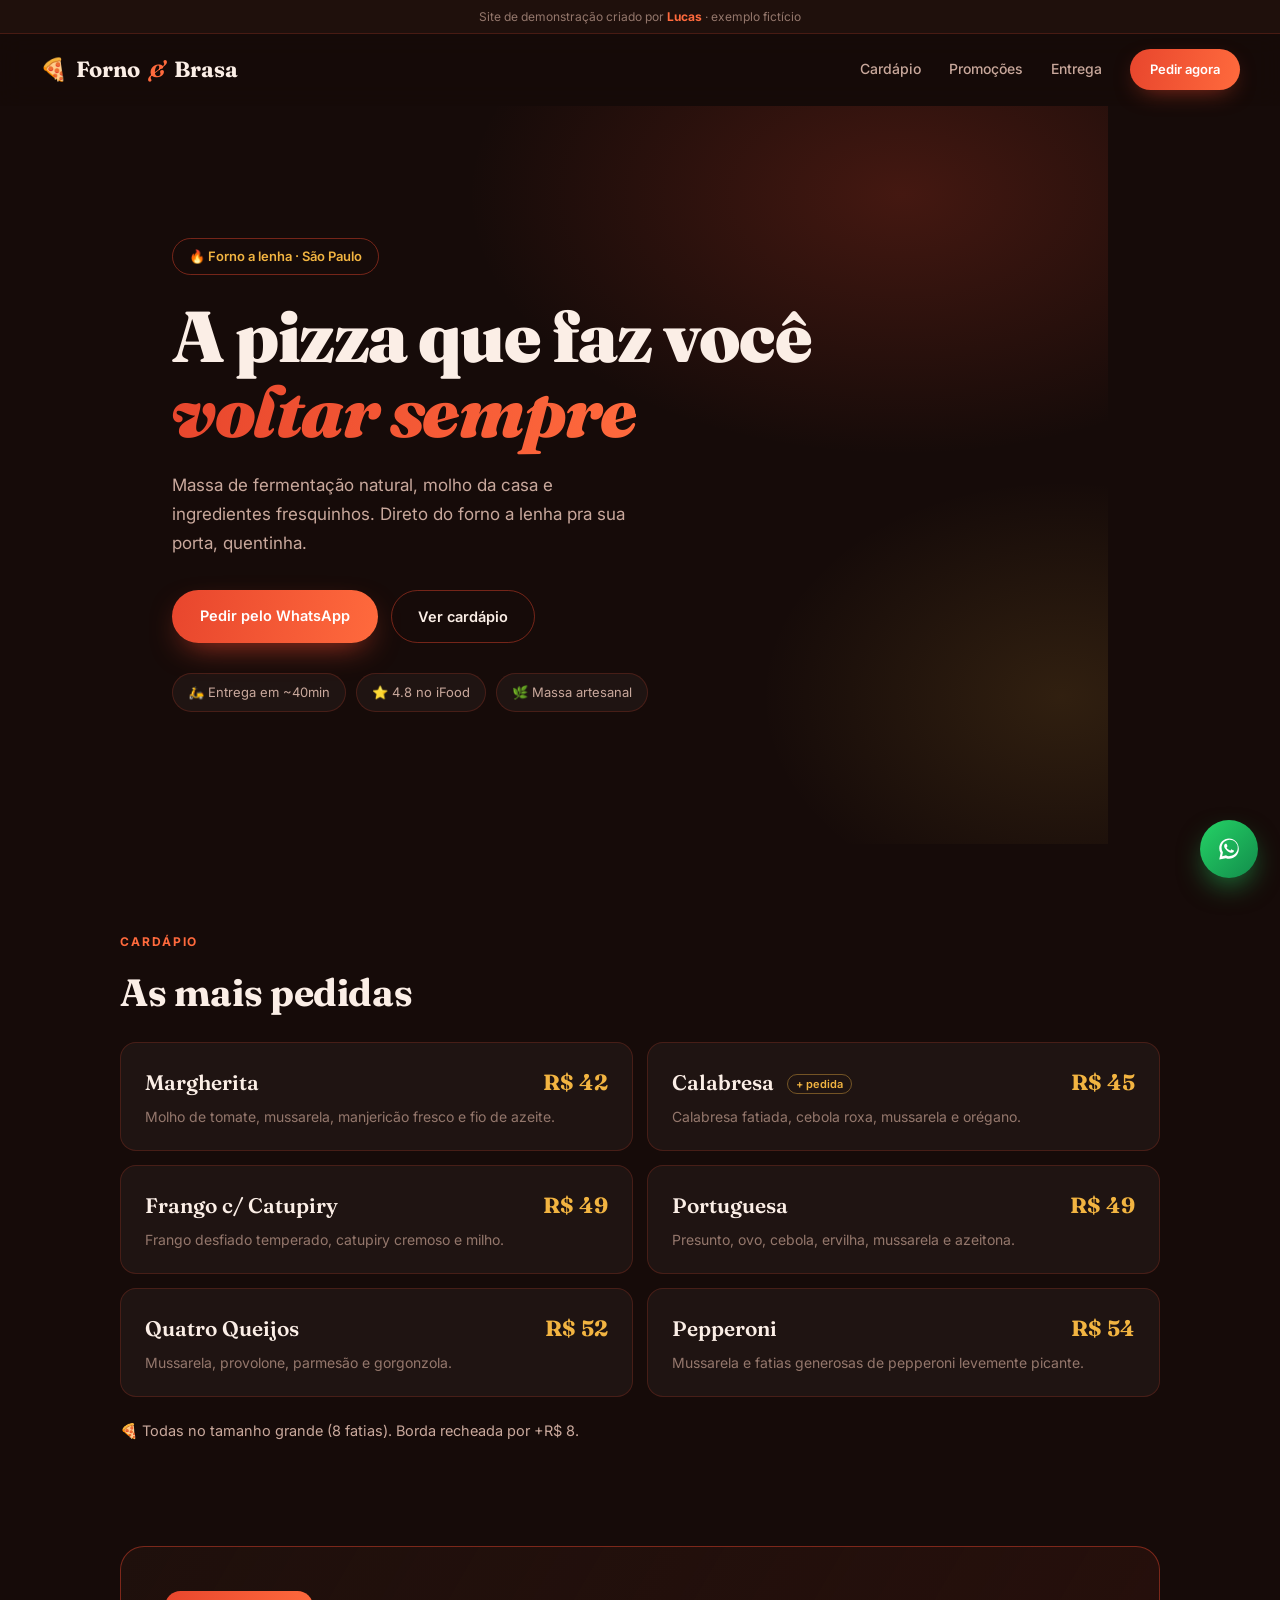
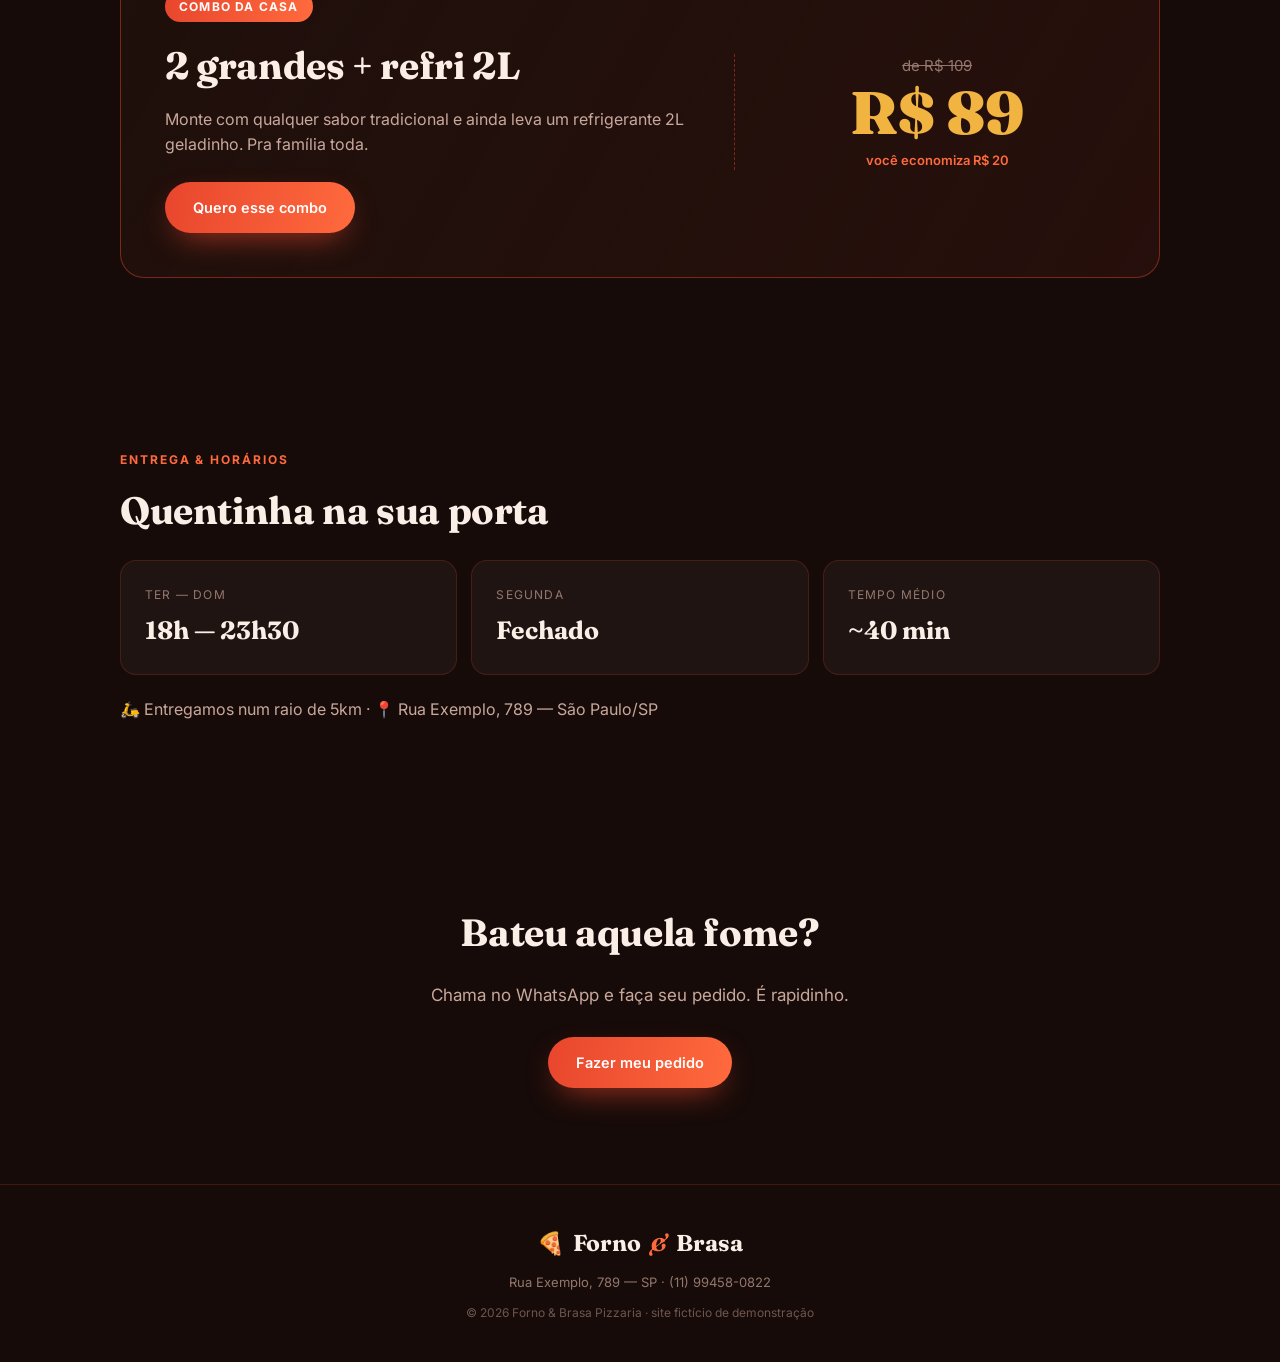
<file: demos/pizzaria/index.html>
<!DOCTYPE html>
<html lang="pt-BR">
<head>
  <meta charset="UTF-8">
  <meta name="viewport" content="width=device-width, initial-scale=1.0">
  <title>Forno &amp; Brasa — Pizzaria artesanal & delivery em São Paulo</title>

  <meta name="description" content="Pizzaria artesanal em São Paulo. Massa de fermentação natural, ingredientes frescos e entrega rápida. Peça pelo WhatsApp.">
  <meta name="theme-color" content="#160b09">
  <meta property="og:type" content="website">
  <meta property="og:title" content="Forno & Brasa — Pizzaria artesanal">
  <meta property="og:description" content="Massa artesanal, forno a lenha e entrega rápida no coração de São Paulo.">
  <meta property="og:locale" content="pt_BR">

  <link rel="icon" href="data:image/svg+xml,<svg xmlns='http://www.w3.org/2000/svg' viewBox='0 0 100 100'><rect width='100' height='100' rx='22' fill='%23160b09'/><text x='50' y='72' font-size='58' text-anchor='middle'>🍕</text></svg>">

  <link rel="preconnect" href="https://fonts.googleapis.com">
  <link rel="preconnect" href="https://fonts.gstatic.com" crossorigin>
  <link href="https://fonts.googleapis.com/css2?family=Fraunces:opsz,wght@9..144,600;9..144,700;9..144,900&family=Inter:wght@400;500;600&display=swap" rel="stylesheet">

  <link rel="stylesheet" href="style.css">
</head>

<body>

  <div class="demo-bar">
    Site de demonstração criado por <a href="../../index.html">Lucas</a> · exemplo fictício
  </div>

  <header id="topo">
    <a href="#topo" class="logo"><span class="logo-mark">🍕</span> Forno <em>&amp;</em> Brasa</a>
    <nav id="nav">
      <a href="#cardapio">Cardápio</a>
      <a href="#promo">Promoções</a>
      <a href="#entrega">Entrega</a>
      <a class="btn-nav" href="https://wa.me/5511994580822?text=Quero%20fazer%20um%20pedido%20na%20Forno%20%26%20Brasa" target="_blank" rel="noopener">Pedir agora</a>
    </nav>
    <button class="menu-toggle" id="menuToggle" aria-label="Menu"><span></span><span></span><span></span></button>
  </header>

  <main>

    <section class="hero">
      <div class="hero-inner">
        <span class="eyebrow reveal">🔥 Forno a lenha · São Paulo</span>
        <h1 class="reveal">A pizza que faz você <span class="accent">voltar sempre</span></h1>
        <p class="reveal">Massa de fermentação natural, molho da casa e ingredientes fresquinhos. Direto do forno a lenha pra sua porta, quentinha.</p>
        <div class="hero-cta reveal">
          <a class="btn" href="https://wa.me/5511994580822?text=Quero%20fazer%20um%20pedido%20na%20Forno%20%26%20Brasa" target="_blank" rel="noopener">Pedir pelo WhatsApp</a>
          <a class="btn-ghost" href="#cardapio">Ver cardápio</a>
        </div>
        <div class="hero-tags reveal">
          <span>🛵 Entrega em ~40min</span>
          <span>⭐ 4.8 no iFood</span>
          <span>🌿 Massa artesanal</span>
        </div>
      </div>
    </section>

    <section id="cardapio">
      <span class="section-label reveal">Cardápio</span>
      <h2 class="reveal">As mais pedidas</h2>
      <div class="menu">
        <article class="dish reveal">
          <div class="dish-head"><h3>Margherita</h3><span class="dish-price">R$ 42</span></div>
          <p>Molho de tomate, mussarela, manjericão fresco e fio de azeite.</p>
        </article>
        <article class="dish reveal">
          <div class="dish-head"><h3>Calabresa <span class="tag">+ pedida</span></h3><span class="dish-price">R$ 45</span></div>
          <p>Calabresa fatiada, cebola roxa, mussarela e orégano.</p>
        </article>
        <article class="dish reveal">
          <div class="dish-head"><h3>Frango c/ Catupiry</h3><span class="dish-price">R$ 49</span></div>
          <p>Frango desfiado temperado, catupiry cremoso e milho.</p>
        </article>
        <article class="dish reveal">
          <div class="dish-head"><h3>Portuguesa</h3><span class="dish-price">R$ 49</span></div>
          <p>Presunto, ovo, cebola, ervilha, mussarela e azeitona.</p>
        </article>
        <article class="dish reveal">
          <div class="dish-head"><h3>Quatro Queijos</h3><span class="dish-price">R$ 52</span></div>
          <p>Mussarela, provolone, parmesão e gorgonzola.</p>
        </article>
        <article class="dish reveal">
          <div class="dish-head"><h3>Pepperoni</h3><span class="dish-price">R$ 54</span></div>
          <p>Mussarela e fatias generosas de pepperoni levemente picante.</p>
        </article>
      </div>
      <p class="menu-note reveal">🍕 Todas no tamanho grande (8 fatias). Borda recheada por +R$ 8.</p>
    </section>

    <section id="promo" class="promo">
      <div class="promo-card reveal">
        <div>
          <span class="promo-badge">Combo da casa</span>
          <h2>2 grandes + refri 2L</h2>
          <p>Monte com qualquer sabor tradicional e ainda leva um refrigerante 2L geladinho. Pra família toda.</p>
          <a class="btn" href="https://wa.me/5511994580822?text=Quero%20o%20combo%20de%202%20pizzas%20%2B%20refri%20da%20Forno%20%26%20Brasa" target="_blank" rel="noopener">Quero esse combo</a>
        </div>
        <div class="promo-price">
          <span class="from">de R$ 109</span>
          <strong>R$ 89</strong>
          <span class="save">você economiza R$ 20</span>
        </div>
      </div>
    </section>

    <section id="entrega" class="entrega">
      <span class="section-label reveal">Entrega & Horários</span>
      <h2 class="reveal">Quentinha na sua porta</h2>
      <div class="entrega-grid">
        <div class="ent reveal"><span>Ter — Dom</span><strong>18h — 23h30</strong></div>
        <div class="ent reveal"><span>Segunda</span><strong>Fechado</strong></div>
        <div class="ent reveal"><span>Tempo médio</span><strong>~40 min</strong></div>
      </div>
      <p class="endereco reveal">🛵 Entregamos num raio de 5km · 📍 Rua Exemplo, 789 — São Paulo/SP</p>
    </section>

    <section class="cta-final">
      <h2 class="reveal">Bateu aquela fome?</h2>
      <p class="reveal">Chama no WhatsApp e faça seu pedido. É rapidinho.</p>
      <a class="btn reveal" href="https://wa.me/5511994580822?text=Quero%20fazer%20um%20pedido%20na%20Forno%20%26%20Brasa" target="_blank" rel="noopener">Fazer meu pedido</a>
    </section>

  </main>

  <footer>
    <span class="logo"><span class="logo-mark">🍕</span> Forno <em>&amp;</em> Brasa</span>
    <p>Rua Exemplo, 789 — SP · (11) 99458-0822</p>
    <p class="rights">© 2026 Forno &amp; Brasa Pizzaria · site fictício de demonstração</p>
  </footer>

  <a class="wa-fab" href="https://wa.me/5511994580822?text=Quero%20fazer%20um%20pedido%20na%20Forno%20%26%20Brasa" target="_blank" rel="noopener" aria-label="WhatsApp">
    <svg viewBox="0 0 32 32" width="26" height="26" fill="currentColor"><path d="M16.04 3C9.4 3 4 8.4 4 15.04c0 2.13.56 4.2 1.62 6.03L4 29l8.13-1.58a12 12 0 0 0 3.9.65h.01c6.64 0 12.04-5.4 12.04-12.04C28.08 8.4 22.68 3 16.04 3Zm0 21.9h-.01c-1.2 0-2.38-.32-3.4-.93l-.24-.14-4.82.94.96-4.7-.16-.25a9.9 9.9 0 0 1-1.52-5.27c0-5.48 4.46-9.94 9.95-9.94 2.66 0 5.16 1.04 7.04 2.92a9.88 9.88 0 0 1 2.9 7.03c0 5.48-4.46 9.94-9.94 9.94Zm5.46-7.44c-.3-.15-1.77-.87-2.04-.97-.27-.1-.47-.15-.67.15-.2.3-.77.97-.94 1.17-.17.2-.35.22-.65.07-.3-.15-1.26-.46-2.4-1.48-.89-.79-1.49-1.77-1.66-2.07-.17-.3-.02-.46.13-.61.13-.13.3-.35.45-.52.15-.17.2-.3.3-.5.1-.2.05-.37-.02-.52-.07-.15-.67-1.62-.92-2.22-.24-.58-.49-.5-.67-.51l-.57-.01c-.2 0-.52.07-.8.37-.27.3-1.04 1.02-1.04 2.48 0 1.46 1.07 2.88 1.22 3.08.15.2 2.1 3.2 5.08 4.49.71.3 1.26.49 1.69.63.71.22 1.36.19 1.87.12.57-.09 1.77-.72 2.02-1.42.25-.7.25-1.3.17-1.42-.07-.13-.27-.2-.57-.35Z"/></svg>
  </a>

  <script>
    var io = new IntersectionObserver(function (es) {
      es.forEach(function (e) { if (e.isIntersecting) { e.target.classList.add('is-visible'); io.unobserve(e.target); } });
    }, { threshold: 0.12, rootMargin: '0px 0px -40px 0px' });
    document.querySelectorAll('.reveal').forEach(function (el, i) {
      el.style.transitionDelay = (Math.min(i, 5) * 70) + 'ms'; io.observe(el);
    });
    var t = document.getElementById('menuToggle'), n = document.getElementById('nav');
    t.addEventListener('click', function () { var o = n.classList.toggle('open'); t.classList.toggle('open', o); });
    n.querySelectorAll('a').forEach(function (a) { a.addEventListener('click', function () { n.classList.remove('open'); t.classList.remove('open'); }); });
    addEventListener('scroll', function () { document.querySelector('header').classList.toggle('scrolled', scrollY > 10); });
  </script>

</body>
</html>
</file>
<file: style.css>
/* ===== TOKENS ===== */
:root {
  --bg:        #07070b;
  --bg-soft:   #0d0d16;
  --surface:   rgba(255, 255, 255, 0.035);
  --surface-2: rgba(255, 255, 255, 0.06);
  --border:    rgba(255, 255, 255, 0.09);
  --border-2:  rgba(255, 255, 255, 0.16);
  --text:      #f2f2f7;
  --text-dim:  #a4a4b3;
  --text-mute: #6f6f80;

  --violet: #7c5cff;
  --blue:   #4f7bff;
  --cyan:   #00d4ff;
  --grad:   linear-gradient(110deg, #7c5cff 0%, #4f7bff 45%, #00d4ff 100%);

  --radius: 16px;
  --maxw:   1040px;
}

/* ===== RESET & BASE ===== */
* { box-sizing: border-box; margin: 0; padding: 0; }

html { scroll-behavior: smooth; }

body {
  font-family: 'Inter', Arial, Helvetica, sans-serif;
  background-color: var(--bg);
  color: var(--text);
  line-height: 1.6;
  overflow-x: hidden;
  -webkit-font-smoothing: antialiased;
}

/* ===== BACKGROUND GLOWS ===== */
.bg-glows {
  position: fixed;
  inset: 0;
  z-index: -1;
  overflow: hidden;
  pointer-events: none;
}
.glow {
  position: absolute;
  border-radius: 50%;
  filter: blur(90px);
  opacity: 0.5;
}
.glow-1 {
  width: 520px; height: 520px;
  top: -140px; left: -120px;
  background: radial-gradient(circle, rgba(124,92,255,0.55), transparent 70%);
  animation: float 14s ease-in-out infinite;
}
.glow-2 {
  width: 460px; height: 460px;
  top: 30%; right: -160px;
  background: radial-gradient(circle, rgba(0,212,255,0.35), transparent 70%);
  animation: float 18s ease-in-out infinite reverse;
}
.glow-3 {
  width: 600px; height: 600px;
  bottom: -260px; left: 30%;
  background: radial-gradient(circle, rgba(79,123,255,0.3), transparent 70%);
  animation: float 22s ease-in-out infinite;
}
@keyframes float {
  0%, 100% { transform: translate(0, 0); }
  50%      { transform: translate(40px, -30px); }
}

/* ===== HEADER ===== */
header {
  position: sticky;
  top: 0;
  z-index: 100;
  display: flex;
  align-items: center;
  justify-content: space-between;
  padding: 16px 40px;
  background: rgba(7, 7, 11, 0.6);
  backdrop-filter: blur(14px);
  -webkit-backdrop-filter: blur(14px);
  border-bottom: 1px solid transparent;
  transition: border-color 0.25s, background 0.25s;
}
header.scrolled {
  border-bottom-color: var(--border);
  background: rgba(7, 7, 11, 0.82);
}

.logo {
  font-family: 'Space Grotesk', sans-serif;
  font-size: 21px;
  font-weight: 700;
  color: var(--text);
  text-decoration: none;
  letter-spacing: -0.02em;
}
.logo-dot {
  background: var(--grad);
  -webkit-background-clip: text;
  background-clip: text;
  -webkit-text-fill-color: transparent;
}

/* ===== NAV ===== */
nav {
  display: flex;
  gap: 30px;
  align-items: center;
}
nav a {
  color: var(--text-dim);
  text-decoration: none;
  font-weight: 500;
  font-size: 14px;
  transition: color 0.2s;
}
nav a:hover { color: var(--text); }

nav a.hire-btn {
  background: var(--grad);
  color: #fff;
  padding: 9px 18px;
  border-radius: 10px;
  font-size: 13px;
  font-weight: 600;
  box-shadow: 0 6px 20px -8px rgba(124, 92, 255, 0.7);
  transition: transform 0.2s, box-shadow 0.2s;
}
nav a.hire-btn:hover {
  transform: translateY(-1px);
  box-shadow: 0 10px 26px -8px rgba(124, 92, 255, 0.9);
}

/* ===== HAMBURGER ===== */
.menu-toggle {
  display: none;
  flex-direction: column;
  gap: 5px;
  width: 40px;
  height: 40px;
  padding: 10px 8px;
  background: var(--surface);
  border: 1px solid var(--border);
  border-radius: 10px;
  cursor: pointer;
}
.menu-toggle span {
  display: block;
  height: 2px;
  width: 100%;
  background: var(--text);
  border-radius: 2px;
  transition: transform 0.25s, opacity 0.2s;
}
.menu-toggle.open span:nth-child(1) { transform: translateY(7px) rotate(45deg); }
.menu-toggle.open span:nth-child(2) { opacity: 0; }
.menu-toggle.open span:nth-child(3) { transform: translateY(-7px) rotate(-45deg); }

/* ===== MAIN LAYOUT ===== */
main {
  width: 90%;
  max-width: var(--maxw);
  margin: 0 auto;
}
section { padding: 90px 0; }

h2 {
  font-family: 'Space Grotesk', sans-serif;
  font-size: 34px;
  font-weight: 700;
  margin-bottom: 16px;
  color: var(--text);
  letter-spacing: -0.02em;
}
p { color: var(--text-dim); }

/* ===== SECTION LABELS ===== */
.section-label {
  display: inline-block;
  font-size: 12px;
  font-weight: 600;
  letter-spacing: 0.14em;
  color: var(--violet);
  margin-bottom: 12px;
  text-transform: uppercase;
}

/* ===== HERO ===== */
.hero {
  padding: 110px 0 90px;
}
.hero-badge {
  display: inline-flex;
  align-items: center;
  gap: 9px;
  background: var(--surface);
  border: 1px solid var(--border-2);
  color: var(--text-dim);
  font-size: 13px;
  font-weight: 500;
  padding: 7px 16px;
  border-radius: 999px;
  margin-bottom: 30px;
}
.hero-badge::before {
  content: '';
  width: 8px; height: 8px;
  background: #2ee06a;
  border-radius: 50%;
  box-shadow: 0 0 10px 1px rgba(46, 224, 106, 0.8);
  animation: pulse 2.4s ease-in-out infinite;
}
@keyframes pulse {
  0%, 100% { opacity: 1;   transform: scale(1); }
  50%      { opacity: 0.45; transform: scale(0.85); }
}

.hero h1 {
  font-family: 'Space Grotesk', sans-serif;
  font-size: clamp(38px, 7vw, 60px);
  font-weight: 700;
  line-height: 1.08;
  margin-bottom: 22px;
  max-width: 760px;
  letter-spacing: -0.03em;
}
.text-gradient {
  background: var(--grad);
  background-size: 200% auto;
  -webkit-background-clip: text;
  background-clip: text;
  -webkit-text-fill-color: transparent;
  animation: shine 6s linear infinite;
}
@keyframes shine {
  to { background-position: 200% center; }
}

.hero p {
  max-width: 540px;
  margin: 0 0 38px;
  font-size: 17px;
  line-height: 1.75;
  color: var(--text-dim);
}

.hero-cta {
  display: flex;
  gap: 14px;
  align-items: center;
  flex-wrap: wrap;
}

.hero-stats {
  display: flex;
  gap: 52px;
  margin-top: 64px;
  padding-top: 40px;
  border-top: 1px solid var(--border);
  flex-wrap: wrap;
}
.hero-stat-number {
  font-family: 'Space Grotesk', sans-serif;
  font-size: 30px;
  font-weight: 700;
  color: var(--text);
  display: block;
  letter-spacing: -0.02em;
}
.hero-stat-label {
  font-size: 13px;
  color: var(--text-mute);
  margin-top: 3px;
}

/* ===== BUTTONS ===== */
.button {
  position: relative;
  display: inline-block;
  background: var(--grad);
  color: #fff;
  padding: 13px 26px;
  border: none;
  border-radius: 11px;
  text-decoration: none;
  font-weight: 600;
  font-size: 14px;
  cursor: pointer;
  box-shadow: 0 10px 30px -10px rgba(124, 92, 255, 0.8);
  transition: transform 0.2s, box-shadow 0.2s;
}
.button:hover {
  transform: translateY(-2px);
  box-shadow: 0 16px 38px -10px rgba(124, 92, 255, 1);
}

.button-ghost {
  display: inline-block;
  background: var(--surface);
  color: var(--text);
  padding: 13px 24px;
  border: 1px solid var(--border-2);
  border-radius: 11px;
  text-decoration: none;
  font-weight: 500;
  font-size: 14px;
  cursor: pointer;
  transition: border-color 0.2s, background 0.2s, transform 0.2s;
}
.button-ghost:hover {
  border-color: var(--violet);
  background: var(--surface-2);
  transform: translateY(-2px);
}

/* ===== CARDS ===== */
.cards {
  display: flex;
  gap: 16px;
  flex-wrap: wrap;
}
.card {
  position: relative;
  background: var(--surface);
  border: 1px solid var(--border);
  padding: 28px;
  border-radius: var(--radius);
  flex: 1;
  min-width: 250px;
  overflow: hidden;
  transition: border-color 0.25s, transform 0.25s, background 0.25s;
}
.card::before {
  content: '';
  position: absolute;
  inset: 0;
  border-radius: inherit;
  padding: 1px;
  background: var(--grad);
  -webkit-mask: linear-gradient(#000 0 0) content-box, linear-gradient(#000 0 0);
  -webkit-mask-composite: xor;
  mask-composite: exclude;
  opacity: 0;
  transition: opacity 0.25s;
}
.card:hover {
  transform: translateY(-4px);
  background: var(--surface-2);
}
.card:hover::before { opacity: 1; }

.card h3 {
  font-family: 'Space Grotesk', sans-serif;
  margin-bottom: 10px;
  color: var(--text);
  font-size: 17px;
  font-weight: 600;
}
.card p {
  font-size: 14px;
  color: var(--text-mute);
  line-height: 1.65;
}
.card-icon {
  width: 46px; height: 46px;
  border-radius: 12px;
  background: linear-gradient(135deg, rgba(124,92,255,0.22), rgba(0,212,255,0.18));
  border: 1px solid var(--border-2);
  display: flex;
  align-items: center;
  justify-content: center;
  font-size: 20px;
  margin-bottom: 18px;
}

/* ===== PROJETOS ===== */
.projetos-intro { max-width: 560px; margin-bottom: 38px; }

.projects {
  display: grid;
  grid-template-columns: repeat(3, 1fr);
  gap: 18px;
}

.project {
  display: flex;
  flex-direction: column;
  background: var(--surface);
  border: 1px solid var(--border);
  border-radius: var(--radius);
  padding: 14px 14px 22px;
  text-decoration: none;
  color: inherit;
  transition: border-color 0.25s, transform 0.25s, background 0.25s;
}
a.project:hover {
  transform: translateY(-4px);
  border-color: var(--border-2);
  background: var(--surface-2);
}

.project-thumb {
  position: relative;
  aspect-ratio: 16 / 10;
  border-radius: 11px;
  overflow: hidden;
  display: flex;
  flex-direction: column;
  justify-content: center;
  align-items: flex-start;
  gap: 6px;
  padding: 22px;
  margin-bottom: 16px;
}
.thumb-name {
  font-family: 'Space Grotesk', sans-serif;
  font-weight: 700;
  font-size: 26px;
  letter-spacing: 0.02em;
  color: #fff;
}
.thumb-name i { font-style: normal; }
.thumb-cat {
  font-size: 11px;
  letter-spacing: 0.16em;
  text-transform: uppercase;
  color: rgba(255, 255, 255, 0.7);
}

.thumb-navalha {
  background:
    radial-gradient(600px 200px at 80% 0%, rgba(224,169,59,0.4), transparent 60%),
    linear-gradient(135deg, #1a1409, #0c0a08);
}
.thumb-navalha .thumb-name i { color: #e0a93b; }
.thumb-navalha .thumb-cat { color: #e0a93b; }

.thumb-clinica {
  background: linear-gradient(135deg, #0e4f63, #0a2e3a);
}
.thumb-clinica .thumb-name { letter-spacing: -0.01em; }

.thumb-pizza {
  background: linear-gradient(135deg, #7a1f17, #3a1109);
}

.project-meta {
  display: flex;
  align-items: center;
  justify-content: space-between;
  gap: 10px;
}
.project h3 {
  font-family: 'Space Grotesk', sans-serif;
  font-size: 16px;
  font-weight: 600;
  color: var(--text);
}
.project-arrow {
  font-size: 13px;
  font-weight: 600;
  background: var(--grad);
  -webkit-background-clip: text;
  background-clip: text;
  -webkit-text-fill-color: transparent;
  white-space: nowrap;
}
.project p {
  font-size: 13.5px;
  color: var(--text-mute);
  line-height: 1.6;
  margin-top: 8px;
}

.project.is-soon { cursor: default; }
.project.is-soon .project-thumb { opacity: 0.5; filter: saturate(0.7); }
.soon-badge {
  font-size: 11px;
  font-weight: 600;
  letter-spacing: 0.08em;
  text-transform: uppercase;
  color: var(--text-mute);
  border: 1px solid var(--border);
  border-radius: 999px;
  padding: 4px 10px;
  white-space: nowrap;
}

/* ===== FORM BOX ===== */
.form-box {
  background: var(--surface);
  border: 1px solid var(--border);
  padding: 36px;
  border-radius: 18px;
  margin-top: 24px;
}
.form-box iframe { color-scheme: light; }

/* ===== FOOTER ===== */
footer {
  border-top: 1px solid var(--border);
  padding: 28px 40px;
  display: flex;
  justify-content: space-between;
  align-items: center;
  margin-top: 40px;
  flex-wrap: wrap;
  gap: 14px;
}
footer p {
  color: var(--text-mute);
  margin: 0;
  font-size: 13px;
}
.social-links { display: flex; gap: 10px; }
.social-link {
  width: 36px; height: 36px;
  border-radius: 10px;
  background: var(--surface);
  border: 1px solid var(--border);
  display: flex;
  align-items: center;
  justify-content: center;
  color: var(--text-dim);
  font-size: 13px;
  font-weight: 600;
  text-decoration: none;
  transition: border-color 0.2s, color 0.2s, transform 0.2s;
}
.social-link:hover {
  border-color: var(--violet);
  color: var(--text);
  transform: translateY(-2px);
}

/* ===== WHATSAPP FAB ===== */
.whatsapp-fab {
  position: fixed;
  right: 22px;
  bottom: 22px;
  z-index: 200;
  width: 58px; height: 58px;
  display: flex;
  align-items: center;
  justify-content: center;
  border-radius: 50%;
  color: #fff;
  background: linear-gradient(135deg, #25d366, #128c4b);
  box-shadow: 0 10px 28px -6px rgba(37, 211, 102, 0.6);
  transition: transform 0.2s, box-shadow 0.2s;
}
.whatsapp-fab:hover {
  transform: translateY(-3px) scale(1.05);
  box-shadow: 0 16px 34px -6px rgba(37, 211, 102, 0.8);
}

/* ===== SCROLL REVEAL ===== */
.reveal {
  opacity: 0;
  transform: translateY(22px);
  transition: opacity 0.7s cubic-bezier(0.22, 1, 0.36, 1),
              transform 0.7s cubic-bezier(0.22, 1, 0.36, 1);
}
.reveal.is-visible {
  opacity: 1;
  transform: none;
}

/* ===== RESPONSIVE ===== */
@media (max-width: 760px) {
  header { padding: 14px 20px; }

  .menu-toggle { display: flex; }

  nav {
    position: absolute;
    top: calc(100% + 1px);
    left: 0;
    right: 0;
    flex-direction: column;
    align-items: stretch;
    gap: 4px;
    padding: 14px 20px 20px;
    background: rgba(10, 10, 18, 0.97);
    backdrop-filter: blur(16px);
    -webkit-backdrop-filter: blur(16px);
    border-bottom: 1px solid var(--border);
    transform: translateY(-12px);
    opacity: 0;
    pointer-events: none;
    transition: transform 0.25s, opacity 0.25s;
  }
  nav.open {
    transform: none;
    opacity: 1;
    pointer-events: auto;
  }
  nav a {
    padding: 12px 6px;
    font-size: 15px;
    border-radius: 8px;
  }
  nav a.hire-btn {
    text-align: center;
    margin-top: 6px;
    padding: 13px;
    font-size: 14px;
  }

  main { width: 90%; }
  section { padding: 64px 0; }

  .hero { padding: 64px 0 56px; }
  .hero p { font-size: 15.5px; }
  .hero-stats { gap: 30px 40px; margin-top: 48px; }
  .hero-stat-number { font-size: 26px; }

  h2 { font-size: 27px; }

  .cards { flex-direction: column; }
  .projects { grid-template-columns: 1fr; }
  .form-box { padding: 22px 16px; }

  footer { flex-direction: column; text-align: center; padding: 24px 20px; }
  .social-links { justify-content: center; }

  .hero-cta { width: 100%; }
  .hero-cta .button,
  .hero-cta .button-ghost { flex: 1; text-align: center; }

  .glow { filter: blur(70px); opacity: 0.4; }
}

/* ===== ACESSIBILIDADE ===== */
@media (prefers-reduced-motion: reduce) {
  *, *::before, *::after {
    animation-duration: 0.001ms !important;
    animation-iteration-count: 1 !important;
    transition-duration: 0.001ms !important;
  }
  .reveal { opacity: 1; transform: none; }
}
</file>
<file: demos/clinica/style.css>
/* ===== Clínica Sorriso — tema claro + teal ===== */
:root {
  --bg:        #f4f9fa;
  --surface:   #ffffff;
  --border:    #e1ecee;
  --text:      #163036;
  --text-dim:  #4f6b71;
  --text-mute: #84999e;
  --teal:      #0e7c8c;
  --teal-2:    #14a3b8;
  --teal-deep: #0a5b67;
  --soft:      #e7f4f6;
  --grad:      linear-gradient(100deg, #0e7c8c, #14a3b8);
  --shadow:    0 18px 40px -22px rgba(14, 124, 140, 0.45);
  --maxw:      1040px;
}

* { box-sizing: border-box; margin: 0; padding: 0; }
html { scroll-behavior: smooth; }
body {
  font-family: 'Inter', sans-serif;
  background: var(--bg);
  color: var(--text);
  line-height: 1.6;
  overflow-x: hidden;
  -webkit-font-smoothing: antialiased;
}

.demo-bar {
  background: var(--teal-deep);
  color: #cdeaee;
  font-size: 12px; text-align: center; padding: 7px 16px;
}
.demo-bar a { color: #fff; text-decoration: none; font-weight: 700; }

/* header */
header {
  position: sticky; top: 0; z-index: 100;
  display: flex; align-items: center; justify-content: space-between;
  padding: 14px 40px;
  background: rgba(255, 255, 255, 0.75);
  backdrop-filter: blur(12px); -webkit-backdrop-filter: blur(12px);
  border-bottom: 1px solid transparent; transition: border-color .25s, box-shadow .25s;
}
header.scrolled { border-bottom-color: var(--border); box-shadow: 0 6px 24px -18px rgba(14,124,140,.6); }
.logo {
  font-family: 'Plus Jakarta Sans', sans-serif; font-size: 19px; font-weight: 700;
  color: var(--text); text-decoration: none; display: flex; align-items: center; gap: 8px;
}
.logo strong { color: var(--teal); }
.logo-mark { font-size: 20px; }
nav { display: flex; align-items: center; gap: 28px; }
nav a { color: var(--text-dim); text-decoration: none; font-size: 14px; font-weight: 500; transition: color .2s; }
nav a:hover { color: var(--teal); }
.btn-nav {
  background: var(--grad); color: #fff !important; padding: 9px 20px; border-radius: 999px;
  font-weight: 600; font-size: 13px !important; box-shadow: var(--shadow);
}

.menu-toggle { display: none; flex-direction: column; gap: 5px; width: 40px; height: 40px; padding: 10px 8px; background: var(--soft); border: 1px solid var(--border); border-radius: 10px; cursor: pointer; }
.menu-toggle span { height: 2px; width: 100%; background: var(--teal); border-radius: 2px; transition: transform .25s, opacity .2s; }
.menu-toggle.open span:nth-child(1) { transform: translateY(7px) rotate(45deg); }
.menu-toggle.open span:nth-child(2) { opacity: 0; }
.menu-toggle.open span:nth-child(3) { transform: translateY(-7px) rotate(-45deg); }

main { width: 90%; max-width: var(--maxw); margin: 0 auto; }
section { padding: 84px 0; }
.section-label { display: inline-block; font-size: 12px; font-weight: 700; letter-spacing: .14em; text-transform: uppercase; color: var(--teal); margin-bottom: 12px; }
h2 { font-family: 'Plus Jakarta Sans', sans-serif; font-size: 33px; font-weight: 700; letter-spacing: -.02em; margin-bottom: 18px; color: var(--text); }

/* hero */
.hero {
  display: grid; grid-template-columns: 1.25fr 1fr; gap: 50px; align-items: center;
  padding: 70px 0 80px;
}
.eyebrow { display: inline-block; font-size: 13px; font-weight: 600; color: var(--teal); background: var(--soft); border-radius: 999px; padding: 7px 16px; margin-bottom: 22px; }
.hero h1 {
  font-family: 'Plus Jakarta Sans', sans-serif; font-weight: 800;
  font-size: clamp(38px, 6vw, 56px); line-height: 1.08; letter-spacing: -.03em; margin-bottom: 20px;
}
.hero h1 .accent { background: var(--grad); -webkit-background-clip: text; background-clip: text; -webkit-text-fill-color: transparent; }
.hero-text p { color: var(--text-dim); font-size: 17px; line-height: 1.7; max-width: 480px; margin-bottom: 30px; }
.hero-cta { display: flex; gap: 12px; flex-wrap: wrap; margin-bottom: 40px; }
.trust-row { display: flex; gap: 32px; flex-wrap: wrap; }
.trust-row div { display: flex; flex-direction: column; }
.trust-row strong { font-family: 'Plus Jakarta Sans', sans-serif; font-size: 24px; color: var(--teal-deep); }
.trust-row span { font-size: 12.5px; color: var(--text-mute); }

/* hero card */
.hero-card {
  background: var(--surface); border: 1px solid var(--border); border-radius: 20px;
  padding: 30px; box-shadow: var(--shadow); text-align: center;
}
.hero-card-badge { display: inline-block; font-size: 12px; font-weight: 600; letter-spacing: .06em; text-transform: uppercase; color: var(--teal); background: var(--soft); padding: 6px 14px; border-radius: 999px; }
.hero-card-price { display: block; font-family: 'Plus Jakarta Sans', sans-serif; font-size: 46px; font-weight: 800; color: var(--text); margin: 14px 0 6px; letter-spacing: -.02em; }
.hero-card p { font-size: 14px; color: var(--text-dim); margin-bottom: 22px; }
.hero-card-note { display: block; margin-top: 16px; font-size: 12.5px; color: var(--text-mute); }

/* botões */
.btn {
  display: inline-block; background: var(--grad); color: #fff;
  padding: 13px 26px; border-radius: 999px; text-decoration: none; font-weight: 600; font-size: 14px;
  box-shadow: var(--shadow); transition: transform .2s, box-shadow .2s;
}
.btn:hover { transform: translateY(-2px); box-shadow: 0 22px 44px -20px rgba(14,124,140,.7); }
.btn-block { display: block; width: 100%; }
.btn-ghost {
  display: inline-block; background: var(--surface); color: var(--teal-deep);
  padding: 13px 24px; border: 1px solid var(--border); border-radius: 999px;
  text-decoration: none; font-weight: 600; font-size: 14px; transition: border-color .2s, background .2s;
}
.btn-ghost:hover { border-color: var(--teal); background: var(--soft); }

/* serviços */
.cards { display: grid; grid-template-columns: repeat(3, 1fr); gap: 16px; }
.card {
  background: var(--surface); border: 1px solid var(--border); border-radius: 16px; padding: 26px;
  transition: transform .25s, box-shadow .25s;
}
.card:hover { transform: translateY(-4px); box-shadow: var(--shadow); }
.card-icon {
  width: 50px; height: 50px; border-radius: 14px; background: var(--soft);
  display: flex; align-items: center; justify-content: center; font-size: 24px; margin-bottom: 16px;
}
.card h3 { font-family: 'Plus Jakarta Sans', sans-serif; font-size: 17px; font-weight: 700; margin-bottom: 8px; }
.card p { font-size: 14px; color: var(--text-dim); line-height: 1.6; }

/* diferenciais */
.sobre { background: var(--surface); border-top: 1px solid var(--border); border-bottom: 1px solid var(--border); }
.diff-grid { display: grid; grid-template-columns: repeat(2, 1fr); gap: 18px; }
.diff { background: var(--bg); border: 1px solid var(--border); border-radius: 16px; padding: 26px; display: flex; flex-direction: column; gap: 8px; }
.diff-ico { font-size: 28px; }
.diff h3 { font-family: 'Plus Jakarta Sans', sans-serif; font-size: 17px; font-weight: 700; }
.diff p { font-size: 14px; color: var(--text-dim); line-height: 1.6; }

/* horários */
.horarios-grid { display: flex; gap: 14px; flex-wrap: wrap; margin-bottom: 22px; }
.hr { flex: 1; min-width: 180px; background: var(--surface); border: 1px solid var(--border); border-radius: 16px; padding: 24px; display: flex; flex-direction: column; gap: 6px; box-shadow: var(--shadow); }
.hr span { font-size: 12px; letter-spacing: .1em; text-transform: uppercase; color: var(--text-mute); }
.hr strong { font-family: 'Plus Jakarta Sans', sans-serif; font-size: 24px; color: var(--teal-deep); }
.endereco { color: var(--text-dim); font-size: 16px; }

/* cta final */
.cta-final { text-align: center; padding: 96px 0; }
.cta-final p { color: var(--text-dim); margin-bottom: 28px; font-size: 17px; }

/* footer */
footer { background: var(--surface); border-top: 1px solid var(--border); padding: 40px; text-align: center; }
footer .logo { justify-content: center; font-size: 21px; }
footer p { color: var(--text-mute); font-size: 13px; margin-top: 10px; }
footer .rights { color: #aebfc2; font-size: 12px; }

/* whatsapp */
.wa-fab { position: fixed; right: 22px; bottom: 22px; z-index: 200; width: 58px; height: 58px; display: flex; align-items: center; justify-content: center; border-radius: 50%; color: #fff; background: linear-gradient(135deg, #25d366, #128c4b); box-shadow: 0 12px 28px -6px rgba(37,211,102,.55); transition: transform .2s, box-shadow .2s; }
.wa-fab:hover { transform: translateY(-3px) scale(1.05); }

/* reveal */
.reveal { opacity: 0; transform: translateY(22px); transition: opacity .7s cubic-bezier(.22,1,.36,1), transform .7s cubic-bezier(.22,1,.36,1); }
.reveal.is-visible { opacity: 1; transform: none; }

/* responsivo */
@media (max-width: 860px) {
  .hero { grid-template-columns: 1fr; gap: 34px; }
  .cards { grid-template-columns: repeat(2, 1fr); }
}
@media (max-width: 760px) {
  header { padding: 12px 20px; }
  .menu-toggle { display: flex; }
  nav {
    position: absolute; top: calc(100% + 1px); left: 0; right: 0;
    flex-direction: column; align-items: stretch; gap: 4px; padding: 14px 20px 20px;
    background: rgba(255,255,255,.98); backdrop-filter: blur(14px); -webkit-backdrop-filter: blur(14px);
    border-bottom: 1px solid var(--border); box-shadow: 0 14px 30px -18px rgba(14,124,140,.5);
    transform: translateY(-12px); opacity: 0; pointer-events: none; transition: transform .25s, opacity .25s;
  }
  nav.open { transform: none; opacity: 1; pointer-events: auto; }
  nav a { padding: 12px 6px; font-size: 15px; }
  .btn-nav { text-align: center; margin-top: 6px; padding: 13px !important; }
  section { padding: 60px 0; }
  .cards { grid-template-columns: 1fr; }
  .diff-grid { grid-template-columns: 1fr; }
  .hero-cta { width: 100%; }
  .hero-cta .btn, .hero-cta .btn-ghost { flex: 1; text-align: center; }
}
@media (prefers-reduced-motion: reduce) {
  *, *::before, *::after { animation-duration: .001ms !important; transition-duration: .001ms !important; }
  .reveal { opacity: 1; transform: none; }
}
</file>
<file: demos/navalha/style.css>
/* ===== NAVALHA Barbearia — tema escuro + dourado ===== */
:root {
  --bg:        #0c0a08;
  --bg-soft:   #14110d;
  --surface:   rgba(255, 255, 255, 0.035);
  --border:    rgba(224, 169, 59, 0.18);
  --border-2:  rgba(224, 169, 59, 0.4);
  --text:      #f4efe7;
  --text-dim:  #b3a892;
  --text-mute: #807866;
  --gold:      #e0a93b;
  --gold-2:    #f3c969;
  --grad:      linear-gradient(100deg, #e0a93b, #f3c969);
  --maxw:      1000px;
}

* { box-sizing: border-box; margin: 0; padding: 0; }
html { scroll-behavior: smooth; }
body {
  font-family: 'Inter', sans-serif;
  background: var(--bg);
  color: var(--text);
  line-height: 1.6;
  overflow-x: hidden;
  -webkit-font-smoothing: antialiased;
}

/* faixa demo */
.demo-bar {
  background: var(--bg-soft);
  border-bottom: 1px solid var(--border);
  color: var(--text-mute);
  font-size: 12px;
  text-align: center;
  padding: 7px 16px;
}
.demo-bar a { color: var(--gold); text-decoration: none; font-weight: 600; }

/* header */
header {
  position: sticky; top: 0; z-index: 100;
  display: flex; align-items: center; justify-content: space-between;
  padding: 16px 40px;
  background: rgba(12, 10, 8, 0.6);
  backdrop-filter: blur(12px); -webkit-backdrop-filter: blur(12px);
  border-bottom: 1px solid transparent;
  transition: border-color .25s, background .25s;
}
header.scrolled { border-bottom-color: var(--border); background: rgba(12, 10, 8, .85); }
.logo {
  font-family: 'Oswald', sans-serif; font-size: 22px; font-weight: 700;
  letter-spacing: .12em; color: var(--text); text-decoration: none;
}
.logo span { color: var(--gold); }
nav { display: flex; align-items: center; gap: 28px; }
nav a { color: var(--text-dim); text-decoration: none; font-size: 14px; font-weight: 500; letter-spacing: .03em; transition: color .2s; }
nav a:hover { color: var(--text); }
.btn-nav {
  background: var(--grad); color: #1a1208 !important; padding: 9px 20px;
  border-radius: 8px; font-weight: 700; letter-spacing: .04em;
  text-transform: uppercase; font-size: 12px !important;
}

.menu-toggle { display: none; flex-direction: column; gap: 5px; width: 40px; height: 40px; padding: 10px 8px; background: var(--surface); border: 1px solid var(--border); border-radius: 9px; cursor: pointer; }
.menu-toggle span { height: 2px; width: 100%; background: var(--gold); border-radius: 2px; transition: transform .25s, opacity .2s; }
.menu-toggle.open span:nth-child(1) { transform: translateY(7px) rotate(45deg); }
.menu-toggle.open span:nth-child(2) { opacity: 0; }
.menu-toggle.open span:nth-child(3) { transform: translateY(-7px) rotate(-45deg); }

main { width: 90%; max-width: var(--maxw); margin: 0 auto; }
section { padding: 90px 0; }
.section-label { display: inline-block; font-size: 12px; font-weight: 600; letter-spacing: .16em; text-transform: uppercase; color: var(--gold); margin-bottom: 12px; }
h2 { font-family: 'Oswald', sans-serif; font-size: 36px; font-weight: 700; letter-spacing: .01em; text-transform: uppercase; margin-bottom: 18px; }

/* hero */
.hero {
  position: relative;
  min-height: 86vh;
  display: flex; align-items: center;
  width: 90%; max-width: var(--maxw); margin: 0 auto;
}
.hero::before {
  content: ''; position: absolute; inset: 0; z-index: -1;
  background:
    radial-gradient(900px 500px at 80% 10%, rgba(224,169,59,.14), transparent 60%),
    repeating-linear-gradient(45deg, rgba(255,255,255,.012) 0 2px, transparent 2px 22px);
}
.eyebrow { display: inline-block; font-size: 13px; letter-spacing: .25em; text-transform: uppercase; color: var(--gold); border: 1px solid var(--border-2); border-radius: 999px; padding: 6px 16px; margin-bottom: 26px; }
.hero h1 {
  font-family: 'Oswald', sans-serif; font-weight: 700;
  font-size: clamp(56px, 13vw, 120px); line-height: .92;
  letter-spacing: .01em; text-transform: uppercase; margin-bottom: 26px;
}
.hero h1 .accent {
  background: var(--grad); -webkit-background-clip: text; background-clip: text; -webkit-text-fill-color: transparent;
}
.hero p { max-width: 460px; color: var(--text-dim); font-size: 17px; line-height: 1.7; margin-bottom: 34px; }
.hero-cta { display: flex; gap: 14px; flex-wrap: wrap; }

/* botões */
.btn {
  display: inline-block; background: var(--grad); color: #1a1208;
  padding: 14px 28px; border-radius: 9px; text-decoration: none;
  font-weight: 700; font-size: 14px; letter-spacing: .04em; text-transform: uppercase;
  box-shadow: 0 10px 30px -10px rgba(224,169,59,.6); transition: transform .2s, box-shadow .2s;
}
.btn:hover { transform: translateY(-2px); box-shadow: 0 16px 38px -10px rgba(224,169,59,.85); }
.btn-ghost {
  display: inline-block; background: transparent; color: var(--text);
  padding: 14px 26px; border: 1px solid var(--border-2); border-radius: 9px;
  text-decoration: none; font-weight: 600; font-size: 14px; letter-spacing: .04em; text-transform: uppercase;
  transition: background .2s, border-color .2s;
}
.btn-ghost:hover { background: var(--surface); border-color: var(--gold); }

/* preços */
.price-list { display: flex; flex-direction: column; gap: 2px; }
.price-row {
  display: flex; align-items: baseline; gap: 14px;
  padding: 20px 4px; border-bottom: 1px solid rgba(255,255,255,.06);
}
.price-row .svc { font-family: 'Oswald', sans-serif; font-size: 20px; letter-spacing: .03em; text-transform: uppercase; color: var(--text); }
.price-row .svc em { font-style: normal; color: var(--gold); font-size: 14px; }
.price-row .dots { flex: 1; border-bottom: 1px dotted rgba(255,255,255,.18); transform: translateY(-4px); }
.price-row .price { font-family: 'Oswald', sans-serif; font-size: 22px; font-weight: 600; color: var(--gold-2); white-space: nowrap; }

/* sobre */
.sobre { background: var(--bg-soft); }
.sobre-grid { display: grid; grid-template-columns: 1.3fr 1fr; gap: 50px; align-items: center; }
.sobre p { color: var(--text-dim); margin-bottom: 16px; }
.stats-card {
  display: grid; grid-template-columns: 1fr 1fr; gap: 1px;
  background: var(--border); border: 1px solid var(--border); border-radius: 16px; overflow: hidden;
}
.stats-card div { background: var(--bg); padding: 30px 20px; text-align: center; }
.stats-card strong { display: block; font-family: 'Oswald', sans-serif; font-size: 34px; color: var(--gold-2); }
.stats-card span { font-size: 13px; color: var(--text-mute); }

/* horários */
.horarios-grid { display: flex; gap: 14px; flex-wrap: wrap; margin-bottom: 22px; }
.hr {
  flex: 1; min-width: 180px; background: var(--surface); border: 1px solid var(--border);
  border-radius: 14px; padding: 24px; display: flex; flex-direction: column; gap: 6px;
}
.hr span { font-size: 13px; letter-spacing: .12em; text-transform: uppercase; color: var(--text-mute); }
.hr strong { font-family: 'Oswald', sans-serif; font-size: 26px; color: var(--text); }
.endereco { color: var(--text-dim); font-size: 16px; }

/* cta final */
.cta-final { text-align: center; padding: 100px 0; }
.cta-final p { color: var(--text-dim); margin-bottom: 30px; font-size: 17px; }

/* footer */
footer { border-top: 1px solid var(--border); padding: 40px; text-align: center; }
footer .logo { font-size: 24px; }
footer p { color: var(--text-mute); font-size: 13px; margin-top: 10px; }
footer .rights { color: #54503f; font-size: 12px; }

/* whatsapp */
.wa-fab {
  position: fixed; right: 22px; bottom: 22px; z-index: 200;
  width: 58px; height: 58px; display: flex; align-items: center; justify-content: center;
  border-radius: 50%; color: #fff; background: linear-gradient(135deg, #25d366, #128c4b);
  box-shadow: 0 10px 28px -6px rgba(37,211,102,.6); transition: transform .2s, box-shadow .2s;
}
.wa-fab:hover { transform: translateY(-3px) scale(1.05); box-shadow: 0 16px 34px -6px rgba(37,211,102,.8); }

/* reveal */
.reveal { opacity: 0; transform: translateY(22px); transition: opacity .7s cubic-bezier(.22,1,.36,1), transform .7s cubic-bezier(.22,1,.36,1); }
.reveal.is-visible { opacity: 1; transform: none; }

/* responsivo */
@media (max-width: 760px) {
  header { padding: 14px 20px; }
  .menu-toggle { display: flex; }
  nav {
    position: absolute; top: calc(100% + 1px); left: 0; right: 0;
    flex-direction: column; align-items: stretch; gap: 4px; padding: 14px 20px 20px;
    background: rgba(14, 11, 9, .98); backdrop-filter: blur(14px); -webkit-backdrop-filter: blur(14px);
    border-bottom: 1px solid var(--border);
    transform: translateY(-12px); opacity: 0; pointer-events: none; transition: transform .25s, opacity .25s;
  }
  nav.open { transform: none; opacity: 1; pointer-events: auto; }
  nav a { padding: 12px 6px; font-size: 15px; }
  .btn-nav { text-align: center; margin-top: 6px; padding: 13px !important; }
  section { padding: 64px 0; }
  .hero { min-height: 78vh; }
  .sobre-grid { grid-template-columns: 1fr; gap: 32px; }
  .hero-cta { width: 100%; }
  .hero-cta .btn, .hero-cta .btn-ghost { flex: 1; text-align: center; }
}
@media (prefers-reduced-motion: reduce) {
  *, *::before, *::after { animation-duration: .001ms !important; transition-duration: .001ms !important; }
  .reveal { opacity: 1; transform: none; }
}
</file>
<file: demos/pizzaria/style.css>
/* ===== Forno & Brasa — tema escuro quente + tomate/dourado ===== */
:root {
  --bg:        #160b09;
  --bg-soft:   #1f100c;
  --surface:   rgba(255, 255, 255, 0.04);
  --border:    rgba(232, 70, 45, 0.2);
  --border-2:  rgba(232, 70, 45, 0.45);
  --text:      #fbeee6;
  --text-dim:  #c9a89c;
  --text-mute: #94776c;
  --tomato:    #e8462d;
  --tomato-2:  #ff6a3d;
  --gold:      #f2b441;
  --grad:      linear-gradient(100deg, #e8462d, #ff6a3d);
  --maxw:      1040px;
}

* { box-sizing: border-box; margin: 0; padding: 0; }
html { scroll-behavior: smooth; }
body {
  font-family: 'Inter', sans-serif;
  background: var(--bg);
  color: var(--text);
  line-height: 1.6;
  overflow-x: hidden;
  -webkit-font-smoothing: antialiased;
}

.demo-bar {
  background: var(--bg-soft);
  border-bottom: 1px solid var(--border);
  color: var(--text-mute);
  font-size: 12px; text-align: center; padding: 7px 16px;
}
.demo-bar a { color: var(--tomato-2); text-decoration: none; font-weight: 700; }

/* header */
header {
  position: sticky; top: 0; z-index: 100;
  display: flex; align-items: center; justify-content: space-between;
  padding: 15px 40px;
  background: rgba(22, 11, 9, 0.65);
  backdrop-filter: blur(12px); -webkit-backdrop-filter: blur(12px);
  border-bottom: 1px solid transparent; transition: border-color .25s, background .25s;
}
header.scrolled { border-bottom-color: var(--border); background: rgba(22, 11, 9, .9); }
.logo {
  font-family: 'Fraunces', serif; font-size: 22px; font-weight: 700;
  color: var(--text); text-decoration: none; display: flex; align-items: center; gap: 9px;
}
.logo em { font-style: italic; color: var(--tomato-2); }
.logo-mark { font-size: 22px; }
nav { display: flex; align-items: center; gap: 28px; }
nav a { color: var(--text-dim); text-decoration: none; font-size: 14px; font-weight: 500; transition: color .2s; }
nav a:hover { color: var(--text); }
.btn-nav {
  background: var(--grad); color: #fff !important; padding: 10px 20px; border-radius: 999px;
  font-weight: 600; font-size: 13px !important; box-shadow: 0 8px 24px -10px rgba(232,70,45,.7);
}

.menu-toggle { display: none; flex-direction: column; gap: 5px; width: 40px; height: 40px; padding: 10px 8px; background: var(--surface); border: 1px solid var(--border); border-radius: 10px; cursor: pointer; }
.menu-toggle span { height: 2px; width: 100%; background: var(--tomato-2); border-radius: 2px; transition: transform .25s, opacity .2s; }
.menu-toggle.open span:nth-child(1) { transform: translateY(7px) rotate(45deg); }
.menu-toggle.open span:nth-child(2) { opacity: 0; }
.menu-toggle.open span:nth-child(3) { transform: translateY(-7px) rotate(-45deg); }

main { width: 90%; max-width: var(--maxw); margin: 0 auto; }
section { padding: 84px 0; }
.section-label { display: inline-block; font-size: 12px; font-weight: 700; letter-spacing: .16em; text-transform: uppercase; color: var(--tomato-2); margin-bottom: 12px; }
h2 { font-family: 'Fraunces', serif; font-size: 38px; font-weight: 700; letter-spacing: -.01em; margin-bottom: 18px; color: var(--text); }

/* hero */
.hero {
  position: relative; min-height: 82vh; display: flex; align-items: center;
  width: 90%; max-width: var(--maxw); margin: 0 auto;
}
.hero::before {
  content: ''; position: absolute; inset: 0; z-index: -1;
  background:
    radial-gradient(700px 420px at 78% 12%, rgba(232,70,45,.22), transparent 62%),
    radial-gradient(500px 360px at 95% 80%, rgba(242,180,65,.12), transparent 60%);
}
.eyebrow { display: inline-block; font-size: 13px; font-weight: 600; color: var(--gold); border: 1px solid var(--border-2); border-radius: 999px; padding: 7px 16px; margin-bottom: 24px; }
.hero h1 {
  font-family: 'Fraunces', serif; font-weight: 900;
  font-size: clamp(42px, 7.5vw, 72px); line-height: 1.04; letter-spacing: -.02em; margin-bottom: 22px; max-width: 640px;
}
.hero h1 .accent { color: transparent; background: var(--grad); -webkit-background-clip: text; background-clip: text; font-style: italic; }
.hero p { max-width: 480px; color: var(--text-dim); font-size: 17px; line-height: 1.7; margin-bottom: 32px; }
.hero-cta { display: flex; gap: 13px; flex-wrap: wrap; margin-bottom: 30px; }
.hero-tags { display: flex; gap: 10px; flex-wrap: wrap; }
.hero-tags span { font-size: 13px; color: var(--text-dim); background: var(--surface); border: 1px solid var(--border); border-radius: 999px; padding: 8px 15px; }

/* botões */
.btn {
  display: inline-block; background: var(--grad); color: #fff;
  padding: 14px 28px; border-radius: 999px; text-decoration: none; font-weight: 600; font-size: 14.5px;
  box-shadow: 0 12px 32px -12px rgba(232,70,45,.8); transition: transform .2s, box-shadow .2s;
}
.btn:hover { transform: translateY(-2px); box-shadow: 0 18px 40px -12px rgba(232,70,45,1); }
.btn-ghost {
  display: inline-block; background: transparent; color: var(--text);
  padding: 14px 26px; border: 1px solid var(--border-2); border-radius: 999px;
  text-decoration: none; font-weight: 600; font-size: 14.5px; transition: background .2s, border-color .2s;
}
.btn-ghost:hover { background: var(--surface); border-color: var(--tomato-2); }

/* cardápio */
.menu { display: grid; grid-template-columns: repeat(2, 1fr); gap: 14px; }
.dish {
  background: var(--surface); border: 1px solid var(--border); border-radius: 16px; padding: 22px 24px;
  transition: transform .2s, border-color .2s, background .2s;
}
.dish:hover { transform: translateY(-3px); border-color: var(--border-2); background: rgba(255,255,255,.06); }
.dish-head { display: flex; align-items: baseline; justify-content: space-between; gap: 12px; margin-bottom: 6px; }
.dish-head h3 { font-family: 'Fraunces', serif; font-size: 21px; font-weight: 600; color: var(--text); }
.dish-head .tag { font-family: 'Inter', sans-serif; font-size: 11px; font-weight: 600; color: var(--gold); border: 1px solid rgba(242,180,65,.4); border-radius: 999px; padding: 2px 8px; margin-left: 8px; vertical-align: middle; }
.dish-price { font-family: 'Fraunces', serif; font-size: 22px; font-weight: 700; color: var(--gold); white-space: nowrap; }
.dish p { font-size: 14px; color: var(--text-mute); line-height: 1.55; }
.menu-note { margin-top: 22px; color: var(--text-dim); font-size: 14.5px; }

/* promo */
.promo { padding-top: 20px; }
.promo-card {
  display: grid; grid-template-columns: 1.4fr 1fr; gap: 36px; align-items: center;
  background: linear-gradient(120deg, var(--bg-soft), rgba(232,70,45,.08));
  border: 1px solid var(--border-2); border-radius: 24px; padding: 44px;
}
.promo-badge { display: inline-block; font-size: 12px; font-weight: 700; letter-spacing: .1em; text-transform: uppercase; color: #fff; background: var(--grad); padding: 6px 14px; border-radius: 999px; margin-bottom: 14px; }
.promo-card h2 { margin-bottom: 10px; }
.promo-card p { color: var(--text-dim); margin-bottom: 24px; }
.promo-price { text-align: center; border-left: 1px dashed var(--border-2); padding-left: 24px; }
.promo-price .from { display: block; color: var(--text-mute); text-decoration: line-through; font-size: 15px; }
.promo-price strong { display: block; font-family: 'Fraunces', serif; font-size: 60px; font-weight: 900; color: var(--gold); line-height: 1; margin: 4px 0 8px; }
.promo-price .save { display: block; font-size: 13px; color: var(--tomato-2); font-weight: 600; }

/* entrega */
.entrega-grid { display: flex; gap: 14px; flex-wrap: wrap; margin-bottom: 22px; }
.ent { flex: 1; min-width: 180px; background: var(--surface); border: 1px solid var(--border); border-radius: 16px; padding: 24px; display: flex; flex-direction: column; gap: 6px; }
.ent span { font-size: 12px; letter-spacing: .1em; text-transform: uppercase; color: var(--text-mute); }
.ent strong { font-family: 'Fraunces', serif; font-size: 25px; color: var(--text); }
.endereco { color: var(--text-dim); font-size: 16px; }

/* cta final */
.cta-final { text-align: center; padding: 96px 0; }
.cta-final p { color: var(--text-dim); margin-bottom: 28px; font-size: 17px; }

/* footer */
footer { border-top: 1px solid var(--border); padding: 40px; text-align: center; }
footer .logo { justify-content: center; font-size: 23px; }
footer p { color: var(--text-mute); font-size: 13px; margin-top: 10px; }
footer .rights { color: #6e564d; font-size: 12px; }

/* whatsapp */
.wa-fab { position: fixed; right: 22px; bottom: 22px; z-index: 200; width: 58px; height: 58px; display: flex; align-items: center; justify-content: center; border-radius: 50%; color: #fff; background: linear-gradient(135deg, #25d366, #128c4b); box-shadow: 0 12px 28px -6px rgba(37,211,102,.55); transition: transform .2s, box-shadow .2s; }
.wa-fab:hover { transform: translateY(-3px) scale(1.05); }

/* reveal */
.reveal { opacity: 0; transform: translateY(22px); transition: opacity .7s cubic-bezier(.22,1,.36,1), transform .7s cubic-bezier(.22,1,.36,1); }
.reveal.is-visible { opacity: 1; transform: none; }

/* responsivo */
@media (max-width: 800px) {
  .menu { grid-template-columns: 1fr; }
  .promo-card { grid-template-columns: 1fr; gap: 24px; }
  .promo-price { border-left: none; border-top: 1px dashed var(--border-2); padding-left: 0; padding-top: 22px; }
}
@media (max-width: 760px) {
  header { padding: 13px 20px; }
  .menu-toggle { display: flex; }
  nav {
    position: absolute; top: calc(100% + 1px); left: 0; right: 0;
    flex-direction: column; align-items: stretch; gap: 4px; padding: 14px 20px 20px;
    background: rgba(26, 14, 11, .98); backdrop-filter: blur(14px); -webkit-backdrop-filter: blur(14px);
    border-bottom: 1px solid var(--border);
    transform: translateY(-12px); opacity: 0; pointer-events: none; transition: transform .25s, opacity .25s;
  }
  nav.open { transform: none; opacity: 1; pointer-events: auto; }
  nav a { padding: 12px 6px; font-size: 15px; }
  .btn-nav { text-align: center; margin-top: 6px; padding: 13px !important; }
  section { padding: 60px 0; }
  .hero { min-height: 76vh; }
  .promo-card { padding: 30px 22px; }
  .hero-cta { width: 100%; }
  .hero-cta .btn, .hero-cta .btn-ghost { flex: 1; text-align: center; }
}
@media (prefers-reduced-motion: reduce) {
  *, *::before, *::after { animation-duration: .001ms !important; transition-duration: .001ms !important; }
  .reveal { opacity: 1; transform: none; }
}
</file>
